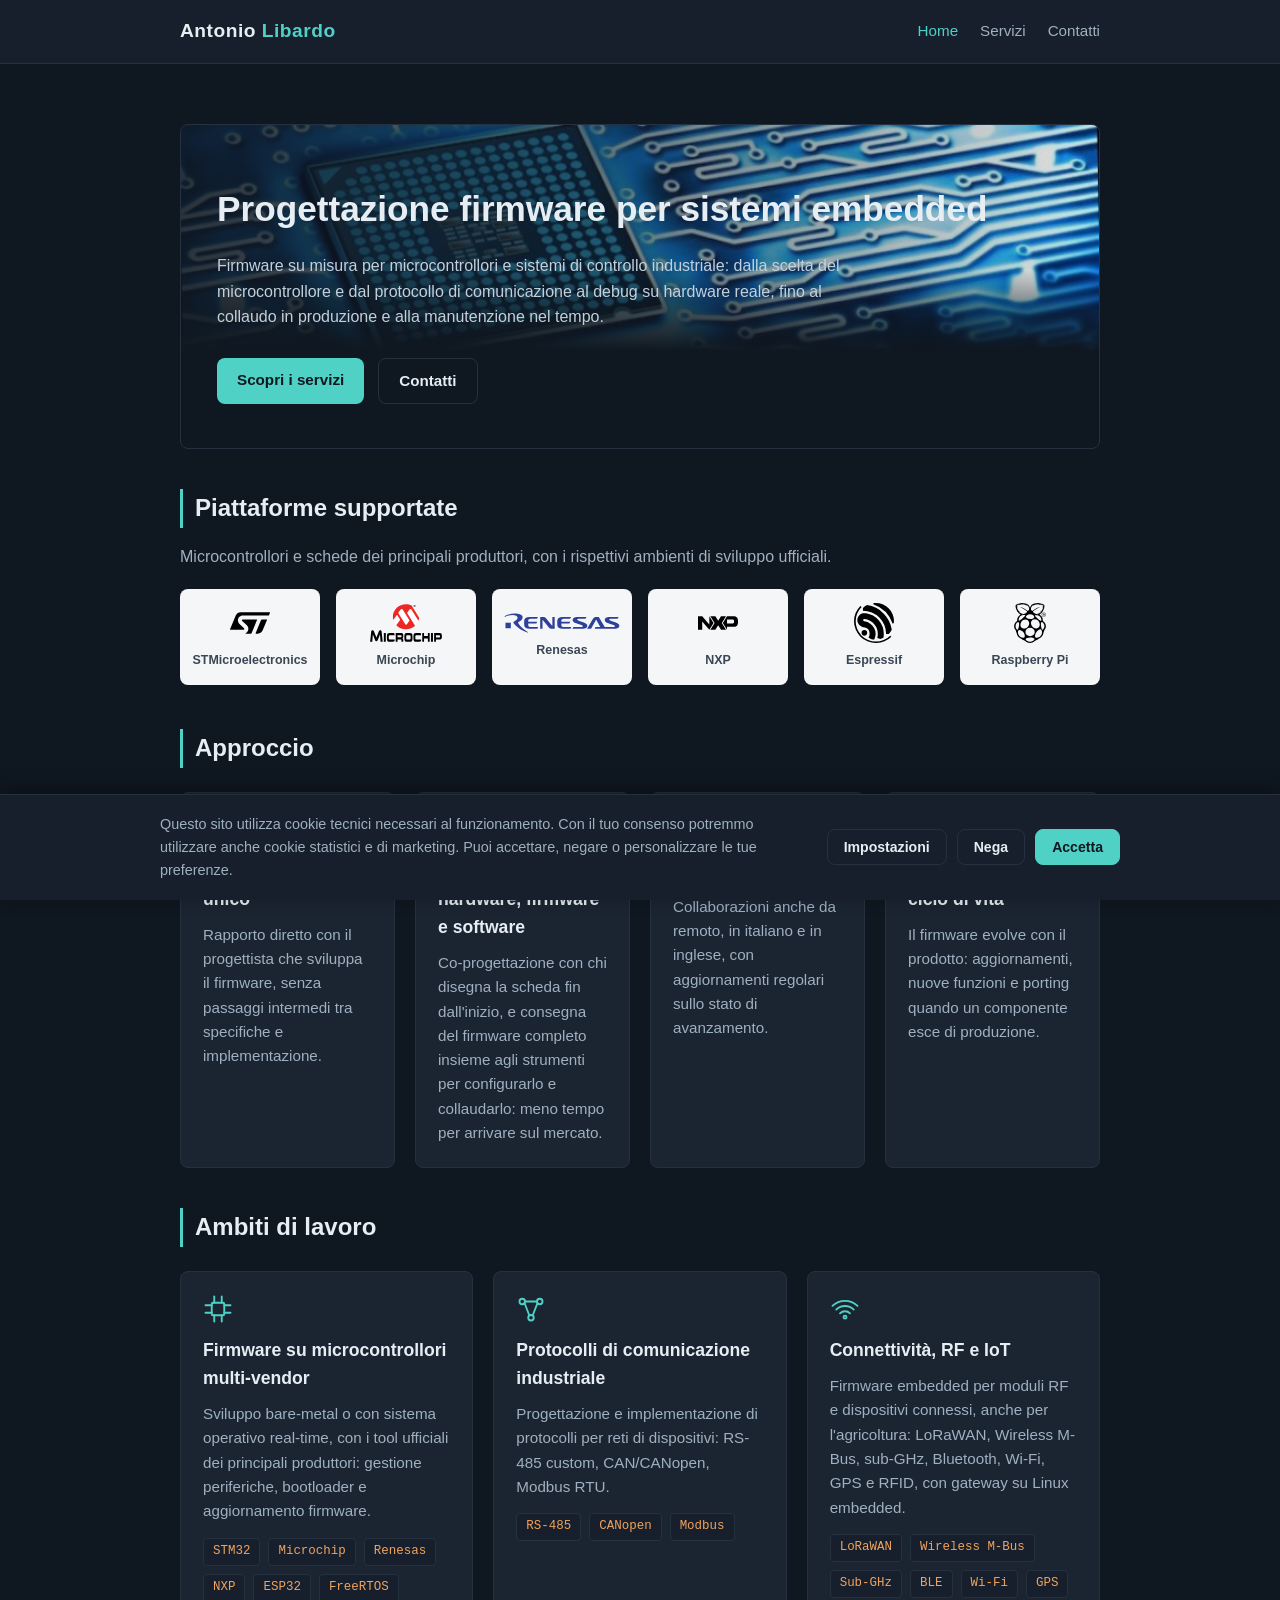
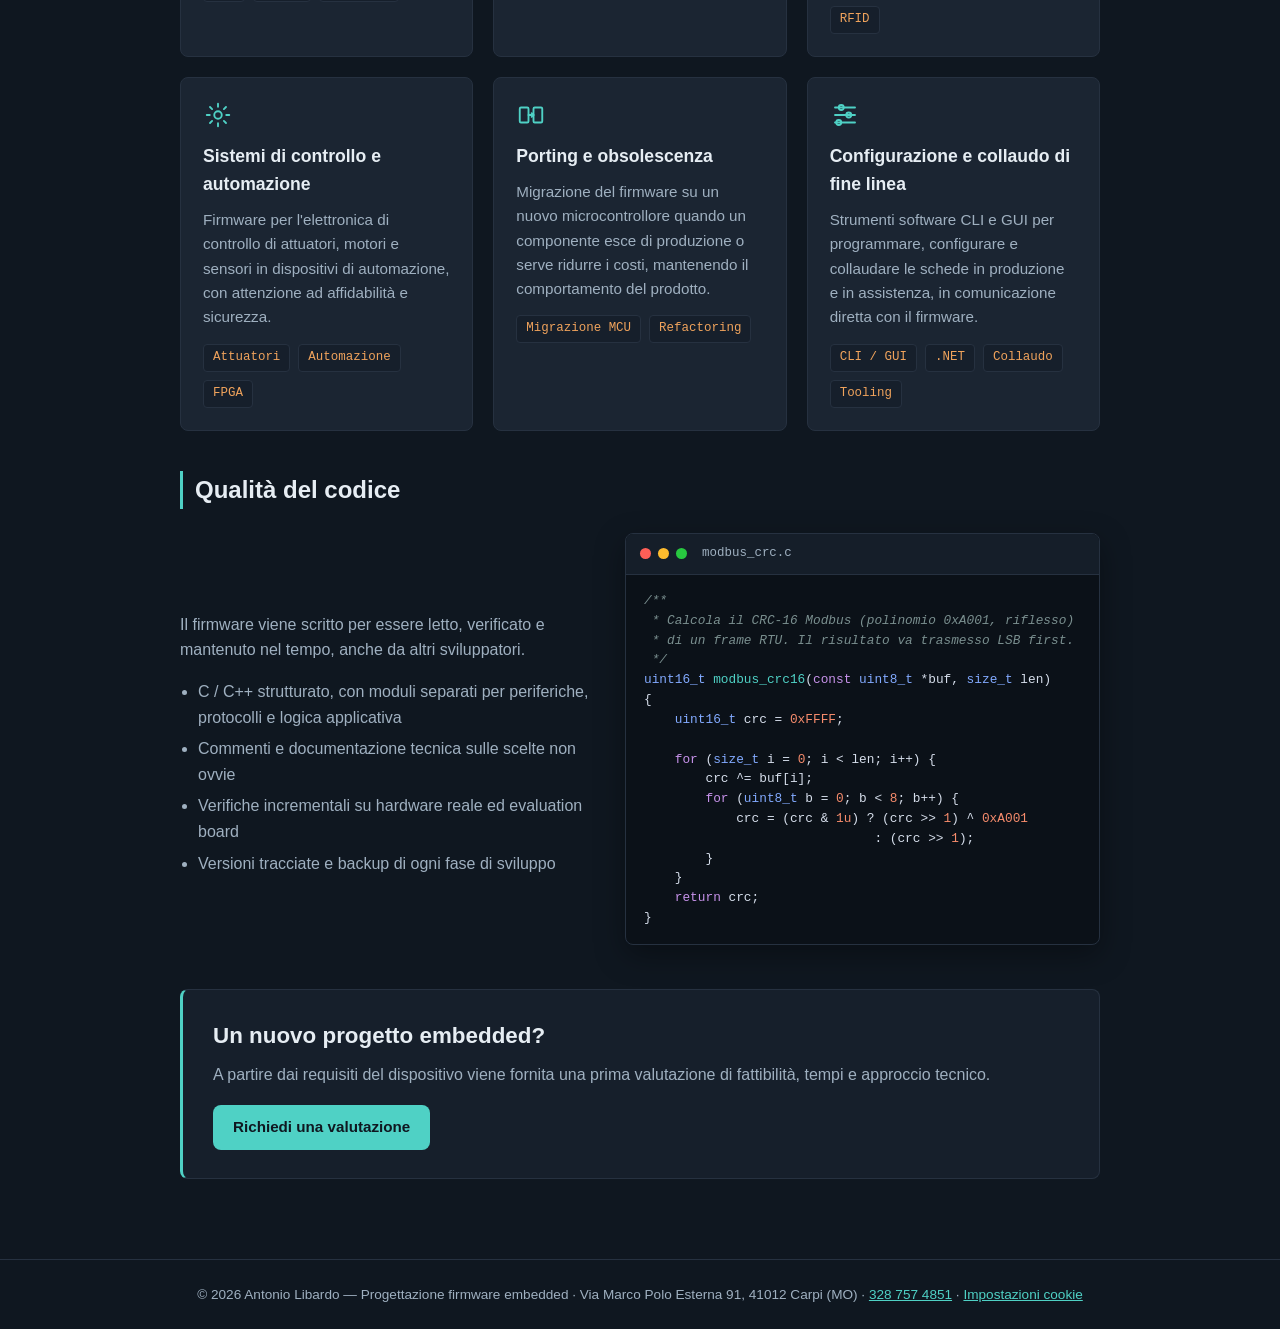
<file: index.html>
<!DOCTYPE html>
<html lang="it">
<head>
<meta charset="UTF-8">
<meta name="viewport" content="width=device-width, initial-scale=1.0">
<title>Progettazione firmware embedded – Carpi (MO) | Antonio Libardo</title>
<link rel="canonical" href="https://inglibardo.it/">
<meta name="description" content="Progettazione firmware embedded a Carpi (MO): microcontrollori STM32, Microchip, Renesas, NXP ed ESP32, protocolli industriali, IoT, porting e collaudo.">
<meta name="theme-color" content="#0f1720">
<link rel="icon" href="favicon.ico" sizes="any">
<link rel="icon" href="favicon.svg" type="image/svg+xml">
<link rel="apple-touch-icon" href="apple-touch-icon.png">
<!-- Anteprima quando il link viene condiviso (LinkedIn, WhatsApp, ecc.) -->
<meta property="og:type" content="website">
<meta property="og:locale" content="it_IT">
<meta property="og:site_name" content="Antonio Libardo – Progettazione firmware embedded">
<meta property="og:title" content="Progettazione firmware embedded – Carpi (MO) | Antonio Libardo">
<meta property="og:description" content="Progettazione firmware embedded a Carpi (MO): microcontrollori STM32, Microchip, Renesas, NXP ed ESP32, protocolli industriali, IoT, porting e collaudo.">
<meta property="og:url" content="https://inglibardo.it/">
<meta property="og:image" content="https://inglibardo.it/immagini/og-image.jpg">
<meta property="og:image:width" content="1200">
<meta property="og:image:height" content="630">
<meta property="og:image:alt" content="Antonio Libardo – Progettazione firmware embedded, Carpi (MO)">
<meta name="twitter:card" content="summary_large_image">
<!-- Dati strutturati schema.org: chi è, dove si trova, cosa offre (letti da Google) -->
<script type="application/ld+json">
{
 "@context": "https://schema.org",
 "@graph": [
  {
   "@type": "ProfessionalService",
   "@id": "https://inglibardo.it/#attivita",
   "name": "Antonio Libardo – Progettazione firmware embedded",
   "url": "https://inglibardo.it/",
   "description": "Progettazione e sviluppo di firmware per microcontrollori (STM32, Microchip, Renesas, NXP, ESP32), protocolli di comunicazione industriale, connettività IoT, porting e collaudo di fine linea.",
   "image": "https://inglibardo.it/immagini/og-image.jpg",
   "logo": "https://inglibardo.it/icon-512.png",
   "telephone": "+39 328 757 4851",
   "email": "info@inglibardo.it",
   "address": {
    "@type": "PostalAddress",
    "streetAddress": "Via Marco Polo Esterna, 91",
    "postalCode": "41012",
    "addressLocality": "Carpi",
    "addressRegion": "MO",
    "addressCountry": "IT"
   },
   "areaServed": [
    {
     "@type": "Country",
     "name": "Italia"
    },
    {
     "@type": "Place",
     "name": "Europa"
    }
   ],
   "founder": {
    "@id": "https://inglibardo.it/#persona"
   },
   "knowsAbout": [
    "Firmware embedded",
    "Microcontrollori",
    "STM32",
    "Microchip",
    "Renesas",
    "NXP",
    "ESP32",
    "FreeRTOS",
    "RS-485",
    "CANopen",
    "Modbus RTU",
    "LoRaWAN",
    "Wireless M-Bus",
    "Bluetooth Low Energy",
    "Wi-Fi",
    "Bootloader",
    "Collaudo di fine linea"
   ],
   "hasOfferCatalog": {
    "@type": "OfferCatalog",
    "name": "Servizi di sviluppo firmware",
    "itemListElement": [
     {
      "@type": "Offer",
      "itemOffered": {
       "@type": "Service",
       "name": "Sviluppo firmware da zero"
      }
     },
     {
      "@type": "Offer",
      "itemOffered": {
       "@type": "Service",
       "name": "Co-progettazione hardware-firmware"
      }
     },
     {
      "@type": "Offer",
      "itemOffered": {
       "@type": "Service",
       "name": "Protocolli di comunicazione industriale"
      }
     },
     {
      "@type": "Offer",
      "itemOffered": {
       "@type": "Service",
       "name": "Connettività e IoT"
      }
     },
     {
      "@type": "Offer",
      "itemOffered": {
       "@type": "Service",
       "name": "Bootloader e aggiornamento firmware"
      }
     },
     {
      "@type": "Offer",
      "itemOffered": {
       "@type": "Service",
       "name": "Debug e manutenzione del firmware"
      }
     },
     {
      "@type": "Offer",
      "itemOffered": {
       "@type": "Service",
       "name": "Porting e gestione dell'obsolescenza"
      }
     },
     {
      "@type": "Offer",
      "itemOffered": {
       "@type": "Service",
       "name": "Prototipazione e validazione"
      }
     },
     {
      "@type": "Offer",
      "itemOffered": {
       "@type": "Service",
       "name": "Configurazione e collaudo di fine linea"
      }
     }
    ]
   }
  },
  {
   "@type": "Person",
   "@id": "https://inglibardo.it/#persona",
   "name": "Antonio Libardo",
   "jobTitle": "Progettista firmware embedded",
   "worksFor": {
    "@id": "https://inglibardo.it/#attivita"
   },
   "url": "https://inglibardo.it/",
   "sameAs": [
    "https://www.linkedin.com/in/antonio-libardo-6730a55b/"
   ]
  },
  {
   "@type": "WebSite",
   "@id": "https://inglibardo.it/#sito",
   "url": "https://inglibardo.it/",
   "name": "Antonio Libardo – Progettazione firmware embedded",
   "inLanguage": "it-IT",
   "publisher": {
    "@id": "https://inglibardo.it/#attivita"
   }
  }
 ]
}
</script>
<link rel="stylesheet" href="style.css?v=20261002">
</head>
<body>
<header>
  <nav class="nav">
    <div class="brand">Antonio <span>Libardo</span></div>
    <div class="nav-links">
      <a href="index.html" class="active">Home</a>
      <a href="servizi.html">Servizi</a>
      <a href="contatti.html">Contatti</a>
    </div>
  </nav>
</header>

<main>
  <!-- Fascia iniziale con l'immagine principale (vedi .hero-banner in style.css) -->
  <section class="hero hero-banner">
    <h1>Progettazione firmware per sistemi embedded</h1>
    <p>
      Firmware su misura per microcontrollori e sistemi di controllo industriale:
      dalla scelta del microcontrollore e dal protocollo di comunicazione
      al debug su hardware reale, fino al collaudo in produzione e alla manutenzione nel tempo.
    </p>
    <div class="cta-row">
      <a href="servizi.html" class="btn btn-primary">Scopri i servizi</a>
      <a href="contatti.html" class="btn btn-outline">Contatti</a>
    </div>
  </section>

  <!-- Produttori delle piattaforme usate (loghi: Simple Icons CC0 e Wikimedia Commons PD) -->
  <h2 class="section-title">Piattaforme supportate</h2>
  <p class="brands-note">Microcontrollori e schede dei principali produttori, con i rispettivi ambienti di sviluppo ufficiali.</p>
  <div class="brands">
    <div class="brand-tile"><img src="immagini/loghi/stmicroelectronics.svg" alt="STMicroelectronics"><span>STMicroelectronics</span></div>
    <div class="brand-tile"><img src="immagini/loghi/microchip.svg" alt="Microchip"><span>Microchip</span></div>
    <div class="brand-tile"><img src="immagini/loghi/renesas.svg" alt="Renesas"><span>Renesas</span></div>
    <div class="brand-tile"><img src="immagini/loghi/nxp.svg" alt="NXP"><span>NXP</span></div>
    <div class="brand-tile"><img src="immagini/loghi/espressif.svg" alt="Espressif"><span>Espressif</span></div>
    <div class="brand-tile"><img src="immagini/loghi/raspberrypi.svg" alt="Raspberry Pi"><span>Raspberry Pi</span></div>
  </div>

  <!-- Punti di forza di un professionista singolo rispetto a una struttura grande -->
  <h2 class="section-title">Approccio</h2>
  <div class="grid grid-4">
    <div class="card">
      <svg class="icon" viewBox="0 0 24 24" fill="none" stroke="currentColor" stroke-width="1.5" stroke-linecap="round" stroke-linejoin="round">
        <circle cx="12" cy="8" r="4"/><path d="M4 21a8 8 0 0 1 16 0"/>
      </svg>
      <h3>Referente tecnico unico</h3>
      <p>Rapporto diretto con il progettista che sviluppa il firmware, senza passaggi intermedi tra specifiche e implementazione.</p>
    </div>
    <div class="card">
      <svg class="icon" viewBox="0 0 24 24" fill="none" stroke="currentColor" stroke-width="1.5" stroke-linecap="round" stroke-linejoin="round">
        <rect x="3" y="4" width="18" height="12" rx="1.5"/><path d="M7 20h10M12 16v4"/><polyline points="8 10 10.5 12.5 16 7.5"/>
      </svg>
      <h3>Co-design hardware, firmware e software</h3>
      <p>Co-progettazione con chi disegna la scheda fin dall'inizio, e consegna del firmware completo insieme agli strumenti per configurarlo e collaudarlo: meno tempo per arrivare sul mercato.</p>
    </div>
    <div class="card">
      <svg class="icon" viewBox="0 0 24 24" fill="none" stroke="currentColor" stroke-width="1.5" stroke-linecap="round" stroke-linejoin="round">
        <circle cx="12" cy="12" r="9"/><path d="M3 12h18M12 3a14 14 0 0 1 0 18M12 3a14 14 0 0 0 0 18"/>
      </svg>
      <h3>Italia ed estero</h3>
      <p>Collaborazioni anche da remoto, in italiano e in inglese, con aggiornamenti regolari sullo stato di avanzamento.</p>
    </div>
    <div class="card">
      <svg class="icon" viewBox="0 0 24 24" fill="none" stroke="currentColor" stroke-width="1.5" stroke-linecap="round" stroke-linejoin="round">
        <path d="M4 12a8 8 0 0 1 14-5.3"/><polyline points="18 3 18 7 14 7"/>
        <path d="M20 12a8 8 0 0 1-14 5.3"/><polyline points="6 21 6 17 10 17"/>
      </svg>
      <h3>Supporto sull'intero ciclo di vita</h3>
      <p>Il firmware evolve con il prodotto: aggiornamenti, nuove funzioni e porting quando un componente esce di produzione.</p>
    </div>
  </div>

  <h2 class="section-title">Ambiti di lavoro</h2>
  <div class="grid">
    <div class="card">
      <svg class="icon" viewBox="0 0 24 24" fill="none" stroke="currentColor" stroke-width="1.5" stroke-linecap="round" stroke-linejoin="round">
        <rect x="7" y="7" width="10" height="10" rx="1"/>
        <line x1="9" y1="2" x2="9" y2="7"/><line x1="15" y1="2" x2="15" y2="7"/>
        <line x1="9" y1="17" x2="9" y2="22"/><line x1="15" y1="17" x2="15" y2="22"/>
        <line x1="2" y1="9" x2="7" y2="9"/><line x1="2" y1="15" x2="7" y2="15"/>
        <line x1="17" y1="9" x2="22" y2="9"/><line x1="17" y1="15" x2="22" y2="15"/>
      </svg>
      <h3>Firmware su microcontrollori multi-vendor</h3>
      <p>Sviluppo bare-metal o con sistema operativo real-time, con i tool ufficiali dei principali produttori: gestione periferiche, bootloader e aggiornamento firmware.</p>
      <div class="tech-tags">
        <span class="tag">STM32</span>
        <span class="tag">Microchip</span>
        <span class="tag">Renesas</span>
        <span class="tag">NXP</span>
        <span class="tag">ESP32</span>
        <span class="tag">FreeRTOS</span>
      </div>
    </div>
    <div class="card">
      <svg class="icon" viewBox="0 0 24 24" fill="none" stroke="currentColor" stroke-width="1.5" stroke-linecap="round" stroke-linejoin="round">
        <circle cx="5" cy="6" r="2.2"/><circle cx="19" cy="6" r="2.2"/><circle cx="12" cy="19" r="2.2"/>
        <line x1="6.8" y1="7.2" x2="10.6" y2="17"/><line x1="17.2" y1="7.2" x2="13.4" y2="17"/>
        <line x1="7.2" y1="6" x2="16.8" y2="6"/>
      </svg>
      <h3>Protocolli di comunicazione industriale</h3>
      <p>Progettazione e implementazione di protocolli per reti di dispositivi: RS-485 custom, CAN/CANopen, Modbus RTU.</p>
      <div class="tech-tags">
        <span class="tag">RS-485</span>
        <span class="tag">CANopen</span>
        <span class="tag">Modbus</span>
      </div>
    </div>
    <div class="card">
      <svg class="icon" viewBox="0 0 24 24" fill="none" stroke="currentColor" stroke-width="1.5" stroke-linecap="round" stroke-linejoin="round">
        <path d="M5 12.5a10 10 0 0 1 14 0"/><path d="M8 15.5a5.5 5.5 0 0 1 8 0"/><circle cx="12" cy="18.5" r="1.2"/>
        <path d="M2 9.5a14.5 14.5 0 0 1 20 0"/>
      </svg>
      <h3>Connettività, RF e IoT</h3>
      <p>Firmware embedded per moduli RF e dispositivi connessi, anche per l'agricoltura: LoRaWAN, Wireless M-Bus, sub-GHz, Bluetooth, Wi-Fi, GPS e RFID, con gateway su Linux embedded.</p>
      <div class="tech-tags">
        <span class="tag">LoRaWAN</span>
        <span class="tag">Wireless M-Bus</span>
        <span class="tag">Sub-GHz</span>
        <span class="tag">BLE</span>
        <span class="tag">Wi-Fi</span>
        <span class="tag">GPS</span>
        <span class="tag">RFID</span>
      </div>
    </div>
    <div class="card">
      <svg class="icon" viewBox="0 0 24 24" fill="none" stroke="currentColor" stroke-width="1.5" stroke-linecap="round" stroke-linejoin="round">
        <circle cx="12" cy="12" r="3"/>
        <path d="M12 3v2.4M12 18.6V21M21 12h-2.4M5.4 12H3M18.4 5.6l-1.7 1.7M7.3 16.7l-1.7 1.7M18.4 18.4l-1.7-1.7M7.3 7.3 5.6 5.6"/>
      </svg>
      <h3>Sistemi di controllo e automazione</h3>
      <p>Firmware per l'elettronica di controllo di attuatori, motori e sensori in dispositivi di automazione, con attenzione ad affidabilità e sicurezza.</p>
      <div class="tech-tags">
        <span class="tag">Attuatori</span>
        <span class="tag">Automazione</span>
        <span class="tag">FPGA</span>
      </div>
    </div>
    <div class="card">
      <svg class="icon" viewBox="0 0 24 24" fill="none" stroke="currentColor" stroke-width="1.5" stroke-linecap="round" stroke-linejoin="round">
        <rect x="3" y="6" width="7" height="12" rx="1"/><rect x="14" y="6" width="7" height="12" rx="1"/>
        <path d="M10 12h4"/><polyline points="12.5 10.5 14 12 12.5 13.5"/>
      </svg>
      <h3>Porting e obsolescenza</h3>
      <p>Migrazione del firmware su un nuovo microcontrollore quando un componente esce di produzione o serve ridurre i costi, mantenendo il comportamento del prodotto.</p>
      <div class="tech-tags">
        <span class="tag">Migrazione MCU</span>
        <span class="tag">Refactoring</span>
      </div>
    </div>
    <div class="card">
      <svg class="icon" viewBox="0 0 24 24" fill="none" stroke="currentColor" stroke-width="1.5" stroke-linecap="round" stroke-linejoin="round">
        <line x1="4" y1="6" x2="20" y2="6"/><circle cx="9" cy="6" r="2"/>
        <line x1="4" y1="12" x2="20" y2="12"/><circle cx="15" cy="12" r="2"/>
        <line x1="4" y1="18" x2="20" y2="18"/><circle cx="7" cy="18" r="2"/>
      </svg>
      <h3>Configurazione e collaudo di fine linea</h3>
      <p>Strumenti software CLI e GUI per programmare, configurare e collaudare le schede in produzione e in assistenza, in comunicazione diretta con il firmware.</p>
      <div class="tech-tags">
        <span class="tag">CLI / GUI</span>
        <span class="tag">.NET</span>
        <span class="tag">Collaudo</span>
        <span class="tag">Tooling</span>
      </div>
    </div>
  </div>

  <!-- Esempio illustrativo di codice (scritto per il sito, non tratto da progetti di clienti) -->
  <h2 class="section-title">Qualità del codice</h2>
  <div class="split">
    <div class="split-text">
      <p>Il firmware viene scritto per essere letto, verificato e mantenuto nel tempo, anche da altri sviluppatori.</p>
      <ul>
        <li>C / C++ strutturato, con moduli separati per periferiche, protocolli e logica applicativa</li>
        <li>Commenti e documentazione tecnica sulle scelte non ovvie</li>
        <li>Verifiche incrementali su hardware reale ed evaluation board</li>
        <li>Versioni tracciate e backup di ogni fase di sviluppo</li>
      </ul>
    </div>
    <div class="code-window">
      <div class="code-bar"><i></i><i></i><i></i><span>modbus_crc.c</span></div>
<pre><span class="c">/**
 * Calcola il CRC-16 Modbus (polinomio 0xA001, riflesso)
 * di un frame RTU. Il risultato va trasmesso LSB first.
 */</span>
<span class="t">uint16_t</span> <span class="f">modbus_crc16</span>(<span class="k">const</span> <span class="t">uint8_t</span> *buf, <span class="t">size_t</span> len)
{
    <span class="t">uint16_t</span> crc = <span class="n">0xFFFF</span>;

    <span class="k">for</span> (<span class="t">size_t</span> i = <span class="n">0</span>; i &lt; len; i++) {
        crc ^= buf[i];
        <span class="k">for</span> (<span class="t">uint8_t</span> b = <span class="n">0</span>; b &lt; <span class="n">8</span>; b++) {
            crc = (crc &amp; <span class="n">1u</span>) ? (crc &gt;&gt; <span class="n">1</span>) ^ <span class="n">0xA001</span>
                              : (crc &gt;&gt; <span class="n">1</span>);
        }
    }
    <span class="k">return</span> crc;
}</pre>
    </div>
  </div>

  <!-- Invito finale al contatto -->
  <section class="cta-band">
    <h2>Un nuovo progetto embedded?</h2>
    <p>A partire dai requisiti del dispositivo viene fornita una prima valutazione di fattibilità, tempi e approccio tecnico.</p>
    <a href="contatti.html" class="btn btn-primary">Richiedi una valutazione</a>
  </section>
</main>

<footer>
  &copy; <span id="year"></span> Antonio Libardo — Progettazione firmware embedded
  · Via Marco Polo Esterna 91, 41012 Carpi (MO) · <a href="tel:+393287574851">328 757 4851</a>
  · <a href="#" onclick="openCookieSettings(); return false;">Impostazioni cookie</a>
</footer>
<script>document.getElementById('year').textContent = new Date().getFullYear();</script>
<script>
// Contatore visite (sul Raspberry, via Tailscale Funnel): una richiesta invisibile per pagina vista, nessun cookie.
// Per non contare le proprie visite: aprire una volta https://inglibardo.it/?nc=d96b62b4d4 su ogni browser.
(function () {
  if (location.hostname !== "inglibardo.it") return;          // niente conteggio in anteprima locale
  var mia = 0;
  try {
    if (location.search.indexOf("nc=d96b62b4d4") >= 0) localStorage.setItem("nc", "1");
    mia = localStorage.getItem("nc") ? 1 : 0;
  } catch (e) {}
  new Image().src = "https://helmserver.tailaa0d34.ts.net/c.gif?p=" + encodeURIComponent(location.pathname) +
    "&r=" + encodeURIComponent(document.referrer) + "&m=" + mia;
})();
</script>
<script src="cookie-consent.js?v=20260930"></script>
</body>
</html>
</file>
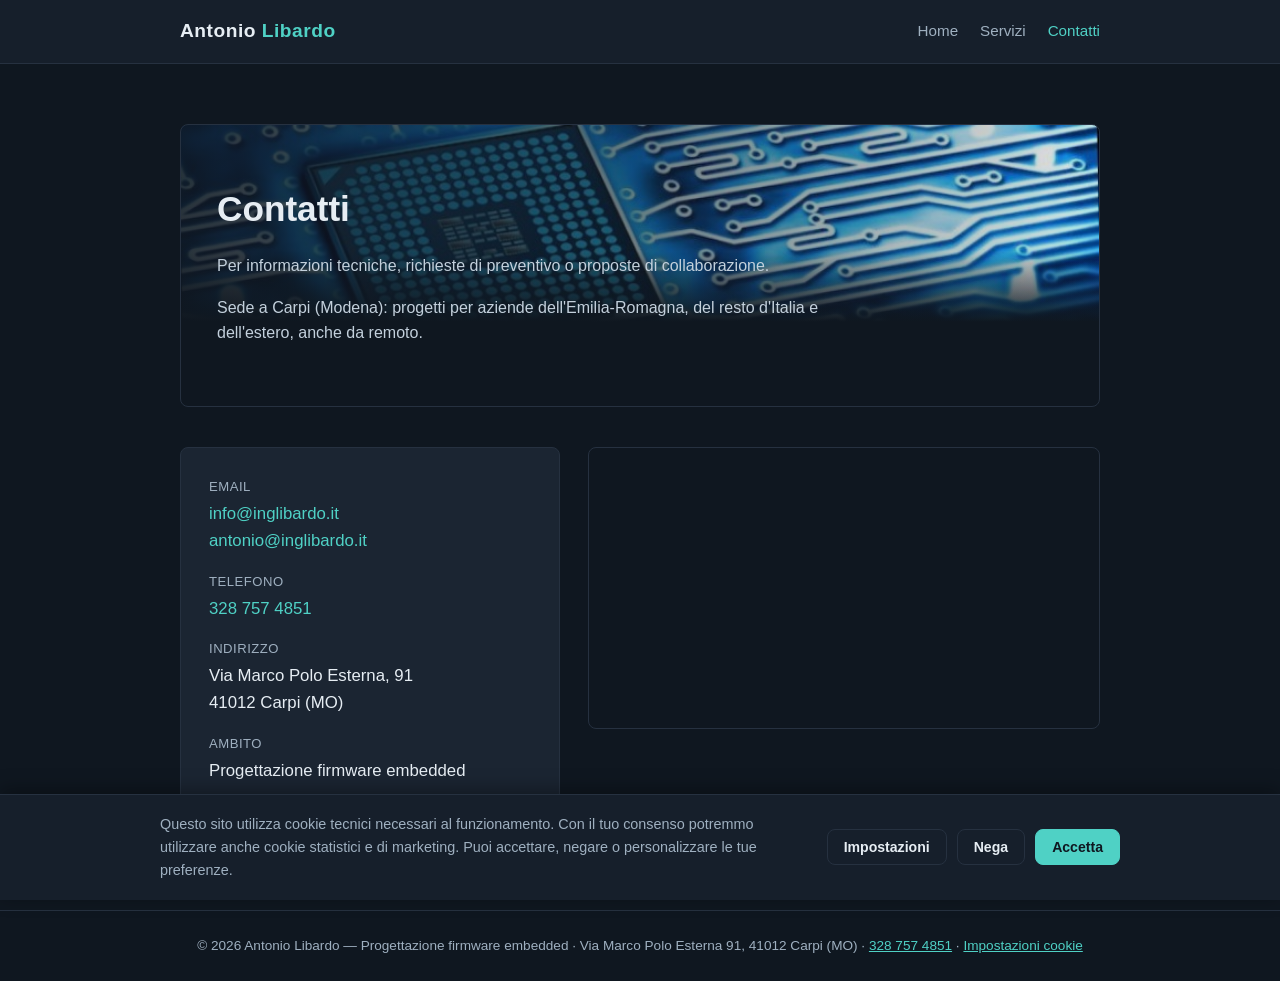
<file: contatti.html>
<!DOCTYPE html>
<html lang="it">
<head>
<meta charset="UTF-8">
<meta name="viewport" content="width=device-width, initial-scale=1.0">
<title>Contatti – Progettazione firmware a Carpi (MO) | Antonio Libardo</title>
<meta name="description" content="Contatti per la progettazione firmware embedded a Carpi (Modena): email, telefono e indirizzo per preventivi, valutazioni di fattibilità e collaborazioni.">
<link rel="canonical" href="https://inglibardo.it/contatti.html">
<meta name="theme-color" content="#0f1720">
<link rel="icon" href="favicon.ico" sizes="any">
<link rel="icon" href="favicon.svg" type="image/svg+xml">
<link rel="apple-touch-icon" href="apple-touch-icon.png">
<!-- Anteprima quando il link viene condiviso (LinkedIn, WhatsApp, ecc.) -->
<meta property="og:type" content="website">
<meta property="og:locale" content="it_IT">
<meta property="og:site_name" content="Antonio Libardo – Progettazione firmware embedded">
<meta property="og:title" content="Contatti – Progettazione firmware a Carpi (MO) | Antonio Libardo">
<meta property="og:description" content="Contatti per la progettazione firmware embedded a Carpi (Modena): email, telefono e indirizzo per preventivi, valutazioni di fattibilità e collaborazioni.">
<meta property="og:url" content="https://inglibardo.it/contatti.html">
<meta property="og:image" content="https://inglibardo.it/immagini/og-image.jpg">
<meta property="og:image:width" content="1200">
<meta property="og:image:height" content="630">
<meta property="og:image:alt" content="Antonio Libardo – Progettazione firmware embedded, Carpi (MO)">
<meta name="twitter:card" content="summary_large_image">
<!-- Dati strutturati schema.org: chi è, dove si trova, cosa offre (letti da Google) -->
<script type="application/ld+json">
{
 "@context": "https://schema.org",
 "@graph": [
  {
   "@type": "ProfessionalService",
   "@id": "https://inglibardo.it/#attivita",
   "name": "Antonio Libardo – Progettazione firmware embedded",
   "url": "https://inglibardo.it/",
   "description": "Progettazione e sviluppo di firmware per microcontrollori (STM32, Microchip, Renesas, NXP, ESP32), protocolli di comunicazione industriale, connettività IoT, porting e collaudo di fine linea.",
   "image": "https://inglibardo.it/immagini/og-image.jpg",
   "logo": "https://inglibardo.it/icon-512.png",
   "telephone": "+39 328 757 4851",
   "email": "info@inglibardo.it",
   "address": {
    "@type": "PostalAddress",
    "streetAddress": "Via Marco Polo Esterna, 91",
    "postalCode": "41012",
    "addressLocality": "Carpi",
    "addressRegion": "MO",
    "addressCountry": "IT"
   },
   "areaServed": [
    {
     "@type": "Country",
     "name": "Italia"
    },
    {
     "@type": "Place",
     "name": "Europa"
    }
   ],
   "founder": {
    "@id": "https://inglibardo.it/#persona"
   },
   "knowsAbout": [
    "Firmware embedded",
    "Microcontrollori",
    "STM32",
    "Microchip",
    "Renesas",
    "NXP",
    "ESP32",
    "FreeRTOS",
    "RS-485",
    "CANopen",
    "Modbus RTU",
    "LoRaWAN",
    "Wireless M-Bus",
    "Bluetooth Low Energy",
    "Wi-Fi",
    "Bootloader",
    "Collaudo di fine linea"
   ],
   "hasOfferCatalog": {
    "@type": "OfferCatalog",
    "name": "Servizi di sviluppo firmware",
    "itemListElement": [
     {
      "@type": "Offer",
      "itemOffered": {
       "@type": "Service",
       "name": "Sviluppo firmware da zero"
      }
     },
     {
      "@type": "Offer",
      "itemOffered": {
       "@type": "Service",
       "name": "Co-progettazione hardware-firmware"
      }
     },
     {
      "@type": "Offer",
      "itemOffered": {
       "@type": "Service",
       "name": "Protocolli di comunicazione industriale"
      }
     },
     {
      "@type": "Offer",
      "itemOffered": {
       "@type": "Service",
       "name": "Connettività e IoT"
      }
     },
     {
      "@type": "Offer",
      "itemOffered": {
       "@type": "Service",
       "name": "Bootloader e aggiornamento firmware"
      }
     },
     {
      "@type": "Offer",
      "itemOffered": {
       "@type": "Service",
       "name": "Debug e manutenzione del firmware"
      }
     },
     {
      "@type": "Offer",
      "itemOffered": {
       "@type": "Service",
       "name": "Porting e gestione dell'obsolescenza"
      }
     },
     {
      "@type": "Offer",
      "itemOffered": {
       "@type": "Service",
       "name": "Prototipazione e validazione"
      }
     },
     {
      "@type": "Offer",
      "itemOffered": {
       "@type": "Service",
       "name": "Configurazione e collaudo di fine linea"
      }
     }
    ]
   }
  },
  {
   "@type": "Person",
   "@id": "https://inglibardo.it/#persona",
   "name": "Antonio Libardo",
   "jobTitle": "Progettista firmware embedded",
   "worksFor": {
    "@id": "https://inglibardo.it/#attivita"
   },
   "url": "https://inglibardo.it/",
   "sameAs": [
    "https://www.linkedin.com/in/antonio-libardo-6730a55b/"
   ]
  },
  {
   "@type": "WebSite",
   "@id": "https://inglibardo.it/#sito",
   "url": "https://inglibardo.it/",
   "name": "Antonio Libardo – Progettazione firmware embedded",
   "inLanguage": "it-IT",
   "publisher": {
    "@id": "https://inglibardo.it/#attivita"
   }
  }
 ]
}
</script>
<link rel="stylesheet" href="style.css?v=20261002">
</head>
<body>
<header>
  <nav class="nav">
    <div class="brand">Antonio <span>Libardo</span></div>
    <div class="nav-links">
      <a href="index.html">Home</a>
      <a href="servizi.html">Servizi</a>
      <a href="contatti.html" class="active">Contatti</a>
    </div>
  </nav>
</header>

<main>
  <!-- Fascia con la stessa immagine della Home (vedi .hero-banner in style.css) -->
  <section class="hero hero-banner">
    <h1>Contatti</h1>
    <p>Per informazioni tecniche, richieste di preventivo o proposte di collaborazione.</p>
    <p>Sede a Carpi (Modena): progetti per aziende dell'Emilia-Romagna, del resto d'Italia e dell'estero, anche da remoto.</p>
  </section>

  <div class="contact-grid">
    <div class="contact-box">
      <div class="field">
        <div class="label">Email</div>
        <div class="value"><a href="mailto:info@inglibardo.it">info@inglibardo.it</a><br><a href="mailto:antonio@inglibardo.it">antonio@inglibardo.it</a></div>
      </div>
      <div class="field">
        <div class="label">Telefono</div>
        <div class="value"><a href="tel:+393287574851">328 757 4851</a></div>
      </div>
      <div class="field">
        <div class="label">Indirizzo</div>
        <div class="value">Via Marco Polo Esterna, 91<br>41012 Carpi (MO)</div>
      </div>
      <div class="field">
        <div class="label">Ambito</div>
        <div class="value">Progettazione firmware embedded</div>
      </div>
    </div>

    <div class="map-frame">
      <iframe
        src="https://www.google.com/maps?q=Via+Marco+Polo+Esterna+91+41012+Carpi+MO+Italia&output=embed"
        loading="lazy"
        referrerpolicy="no-referrer-when-downgrade"
        title="Mappa - Via Marco Polo Esterna 91, Carpi (MO)">
      </iframe>
    </div>
  </div>
</main>

<footer>
  &copy; <span id="year"></span> Antonio Libardo — Progettazione firmware embedded
  · Via Marco Polo Esterna 91, 41012 Carpi (MO) · <a href="tel:+393287574851">328 757 4851</a>
  · <a href="#" onclick="openCookieSettings(); return false;">Impostazioni cookie</a>
</footer>
<script>document.getElementById('year').textContent = new Date().getFullYear();</script>
<script>
// Contatore visite (sul Raspberry, via Tailscale Funnel): una richiesta invisibile per pagina vista, nessun cookie.
// Per non contare le proprie visite: aprire una volta https://inglibardo.it/?nc=d96b62b4d4 su ogni browser.
(function () {
  if (location.hostname !== "inglibardo.it") return;          // niente conteggio in anteprima locale
  var mia = 0;
  try {
    if (location.search.indexOf("nc=d96b62b4d4") >= 0) localStorage.setItem("nc", "1");
    mia = localStorage.getItem("nc") ? 1 : 0;
  } catch (e) {}
  new Image().src = "https://helmserver.tailaa0d34.ts.net/c.gif?p=" + encodeURIComponent(location.pathname) +
    "&r=" + encodeURIComponent(document.referrer) + "&m=" + mia;
})();
</script>
<script src="cookie-consent.js?v=20260930"></script>
</body>
</html>
</file>
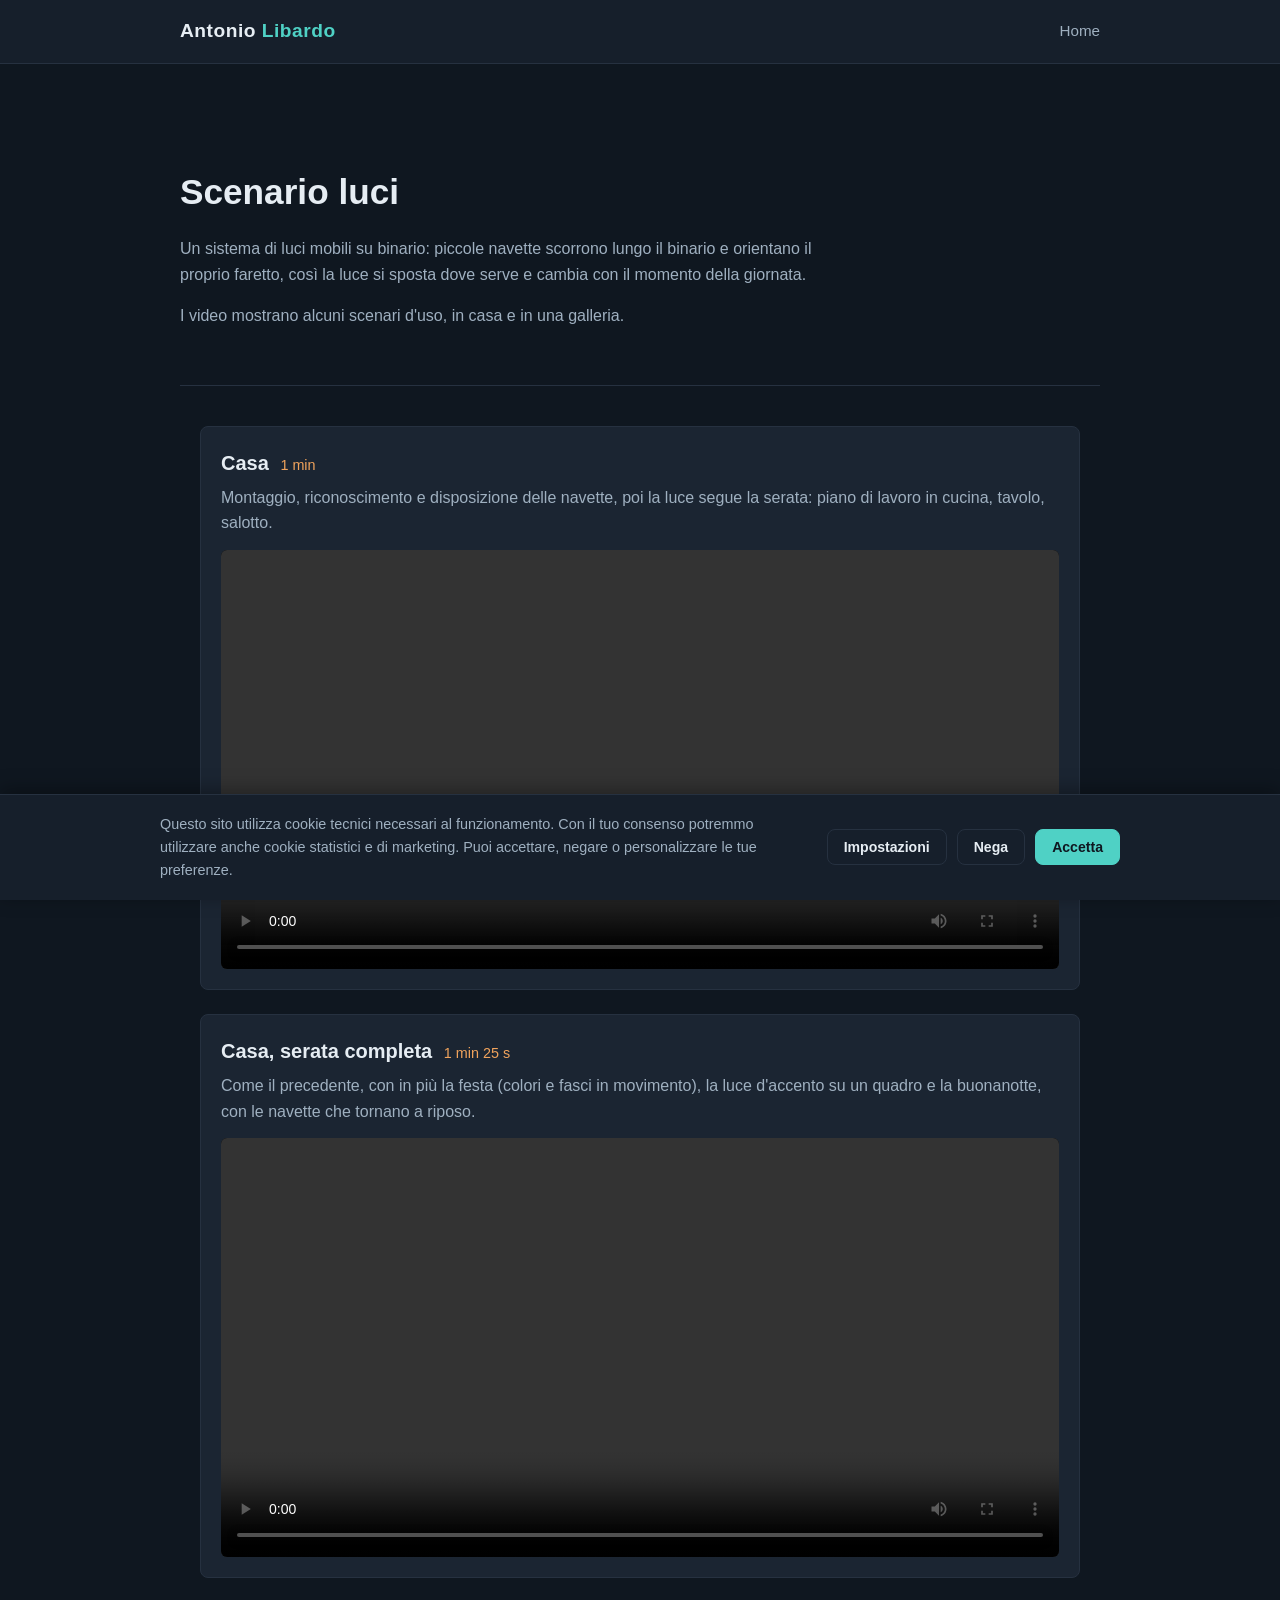
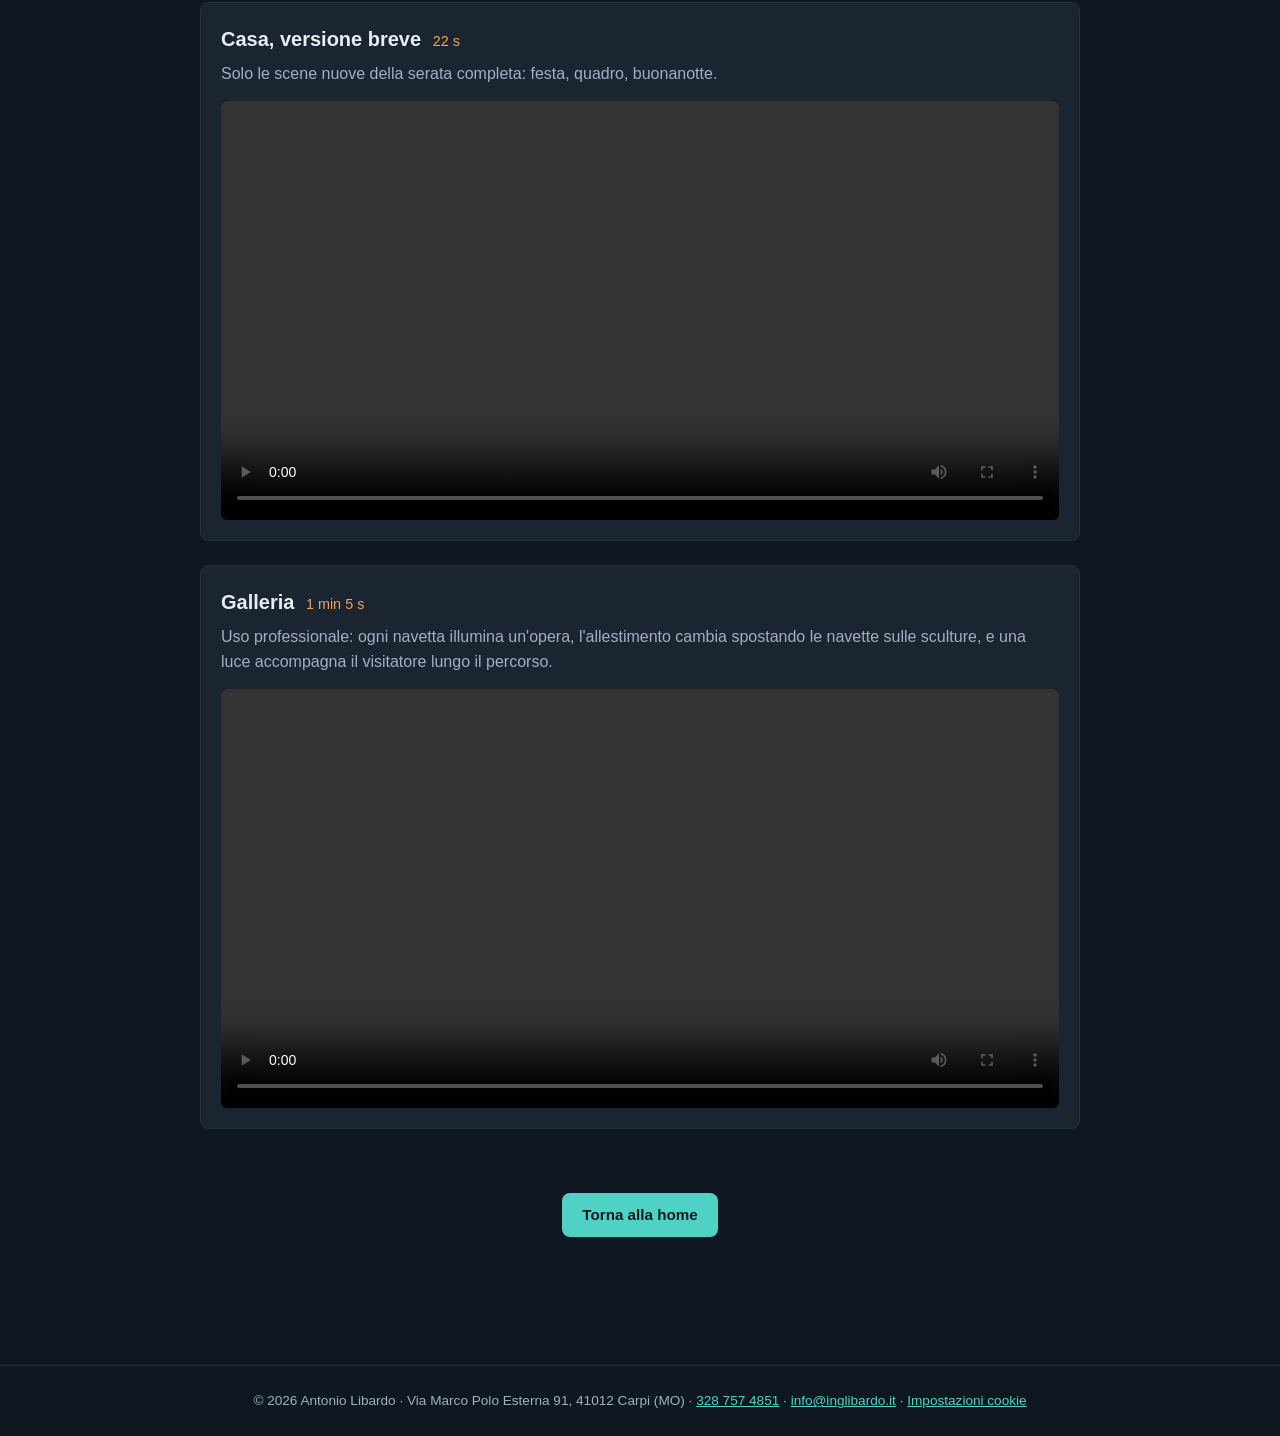
<file: scenario-luci.html>
<!DOCTYPE html>
<html lang="it">
<head>
<meta charset="UTF-8">
<meta name="viewport" content="width=device-width, initial-scale=1.0">
<!-- Pagina NASCOSTA: raggiungibile solo dal link diretto.
     Non è collegata dal menu né dalle altre pagine, non è nella sitemap
     e chiede ai motori di ricerca di non indicizzarla (noindex).
     NON aggiungerla a robots.txt: è un file pubblico e ne rivelerebbe l'indirizzo. -->
<meta name="robots" content="noindex, nofollow">
<title>Scenario luci – video di presentazione | Antonio Libardo</title>
<meta name="description" content="Video di presentazione del sistema di luci mobili su binario: scenari per la casa e per la galleria.">
<meta name="theme-color" content="#0f1720">
<link rel="icon" href="favicon.ico" sizes="any">
<link rel="icon" href="favicon.svg" type="image/svg+xml">
<link rel="apple-touch-icon" href="apple-touch-icon.png">
<link rel="stylesheet" href="style.css?v=20261002">
<style>
  /* Stili solo di questa pagina (il resto viene da style.css) */
  .video-list { max-width: var(--maxw); margin: 0 auto; padding: 0 20px 40px; }
  .video-card {
    background: var(--card);
    border: 1px solid var(--border);
    border-radius: var(--radius);
    padding: 20px;
    margin-bottom: 24px;
  }
  .video-card h2 { margin: 0 0 6px; font-size: 1.25rem; }
  .video-card .durata { color: var(--accent-2); font-size: 0.9rem; margin-left: 6px; font-weight: normal; }
  .video-card p { margin: 0 0 14px; color: var(--text-dim); }
  .video-card video {
    display: block;
    width: 100%;
    height: auto;
    border-radius: 6px;
    background: #000;
  }
  .torna { text-align: center; padding: 0 20px 48px; }
</style>
</head>
<body>
<header>
  <nav class="nav">
    <div class="brand">Antonio <span>Libardo</span></div>
    <div class="nav-links">
      <a href="index.html">Home</a>
    </div>
  </nav>
</header>

<main>
  <section class="hero">
    <h1>Scenario luci</h1>
    <p>Un sistema di luci mobili su binario: piccole navette scorrono lungo il binario e orientano il proprio faretto, così la luce si sposta dove serve e cambia con il momento della giornata.</p>
    <p>I video mostrano alcuni scenari d'uso, in casa e in una galleria.</p>
  </section>

  <div class="video-list">

    <!-- preload="metadata": il video si scarica solo quando si preme play.
         "#t=..." nell'indirizzo sceglie il fotogramma mostrato come anteprima. -->

    <div class="video-card">
      <h2>Casa <span class="durata">1 min</span></h2>
      <p>Montaggio, riconoscimento e disposizione delle navette, poi la luce segue la serata: piano di lavoro in cucina, tavolo, salotto.</p>
      <video controls preload="metadata" playsinline src="video/scenario-luci/scenario_v1_nav3.mp4#t=45"></video>
    </div>

    <div class="video-card">
      <h2>Casa, serata completa <span class="durata">1 min 25 s</span></h2>
      <p>Come il precedente, con in più la festa (colori e fasci in movimento), la luce d'accento su un quadro e la buonanotte, con le navette che tornano a riposo.</p>
      <video controls preload="metadata" playsinline src="video/scenario-luci/scenario_v2_nav3.mp4#t=66"></video>
    </div>

    <div class="video-card">
      <h2>Casa, versione breve <span class="durata">22 s</span></h2>
      <p>Solo le scene nuove della serata completa: festa, quadro, buonanotte.</p>
      <video controls preload="metadata" playsinline src="video/scenario-luci/scenario_v2_nav3_scene_nuove.mp4#t=4"></video>
    </div>

    <div class="video-card">
      <h2>Galleria <span class="durata">1 min 5 s</span></h2>
      <p>Uso professionale: ogni navetta illumina un'opera, l'allestimento cambia spostando le navette sulle sculture, e una luce accompagna il visitatore lungo il percorso.</p>
      <video controls preload="metadata" playsinline src="video/scenario-luci/scenario_v3_nav3.mp4#t=30"></video>
    </div>

  </div>

  <div class="torna">
    <a href="index.html" class="btn btn-primary">Torna alla home</a>
  </div>
</main>

<footer>
  &copy; <span id="year"></span> Antonio Libardo
  · Via Marco Polo Esterna 91, 41012 Carpi (MO) · <a href="tel:+393287574851">328 757 4851</a>
  · <a href="mailto:info@inglibardo.it">info@inglibardo.it</a>
  · <a href="#" onclick="openCookieSettings(); return false;">Impostazioni cookie</a>
</footer>
<script>document.getElementById('year').textContent = new Date().getFullYear();</script>
<script>
// Contatore visite (sul Raspberry, via Tailscale Funnel): una richiesta invisibile per pagina vista, nessun cookie.
// Stesso codice delle altre pagine. Per non contare le proprie visite: https://inglibardo.it/?nc=d96b62b4d4
(function () {
  if (location.hostname !== "inglibardo.it") return;          // niente conteggio in anteprima locale
  var mia = 0;
  try {
    if (location.search.indexOf("nc=d96b62b4d4") >= 0) localStorage.setItem("nc", "1");
    mia = localStorage.getItem("nc") ? 1 : 0;
  } catch (e) {}
  new Image().src = "https://helmserver.tailaa0d34.ts.net/c.gif?p=" + encodeURIComponent(location.pathname) +
    "&r=" + encodeURIComponent(document.referrer) + "&m=" + mia;
})();
</script>
<script src="cookie-consent.js?v=20260930"></script>
</body>
</html>
</file>
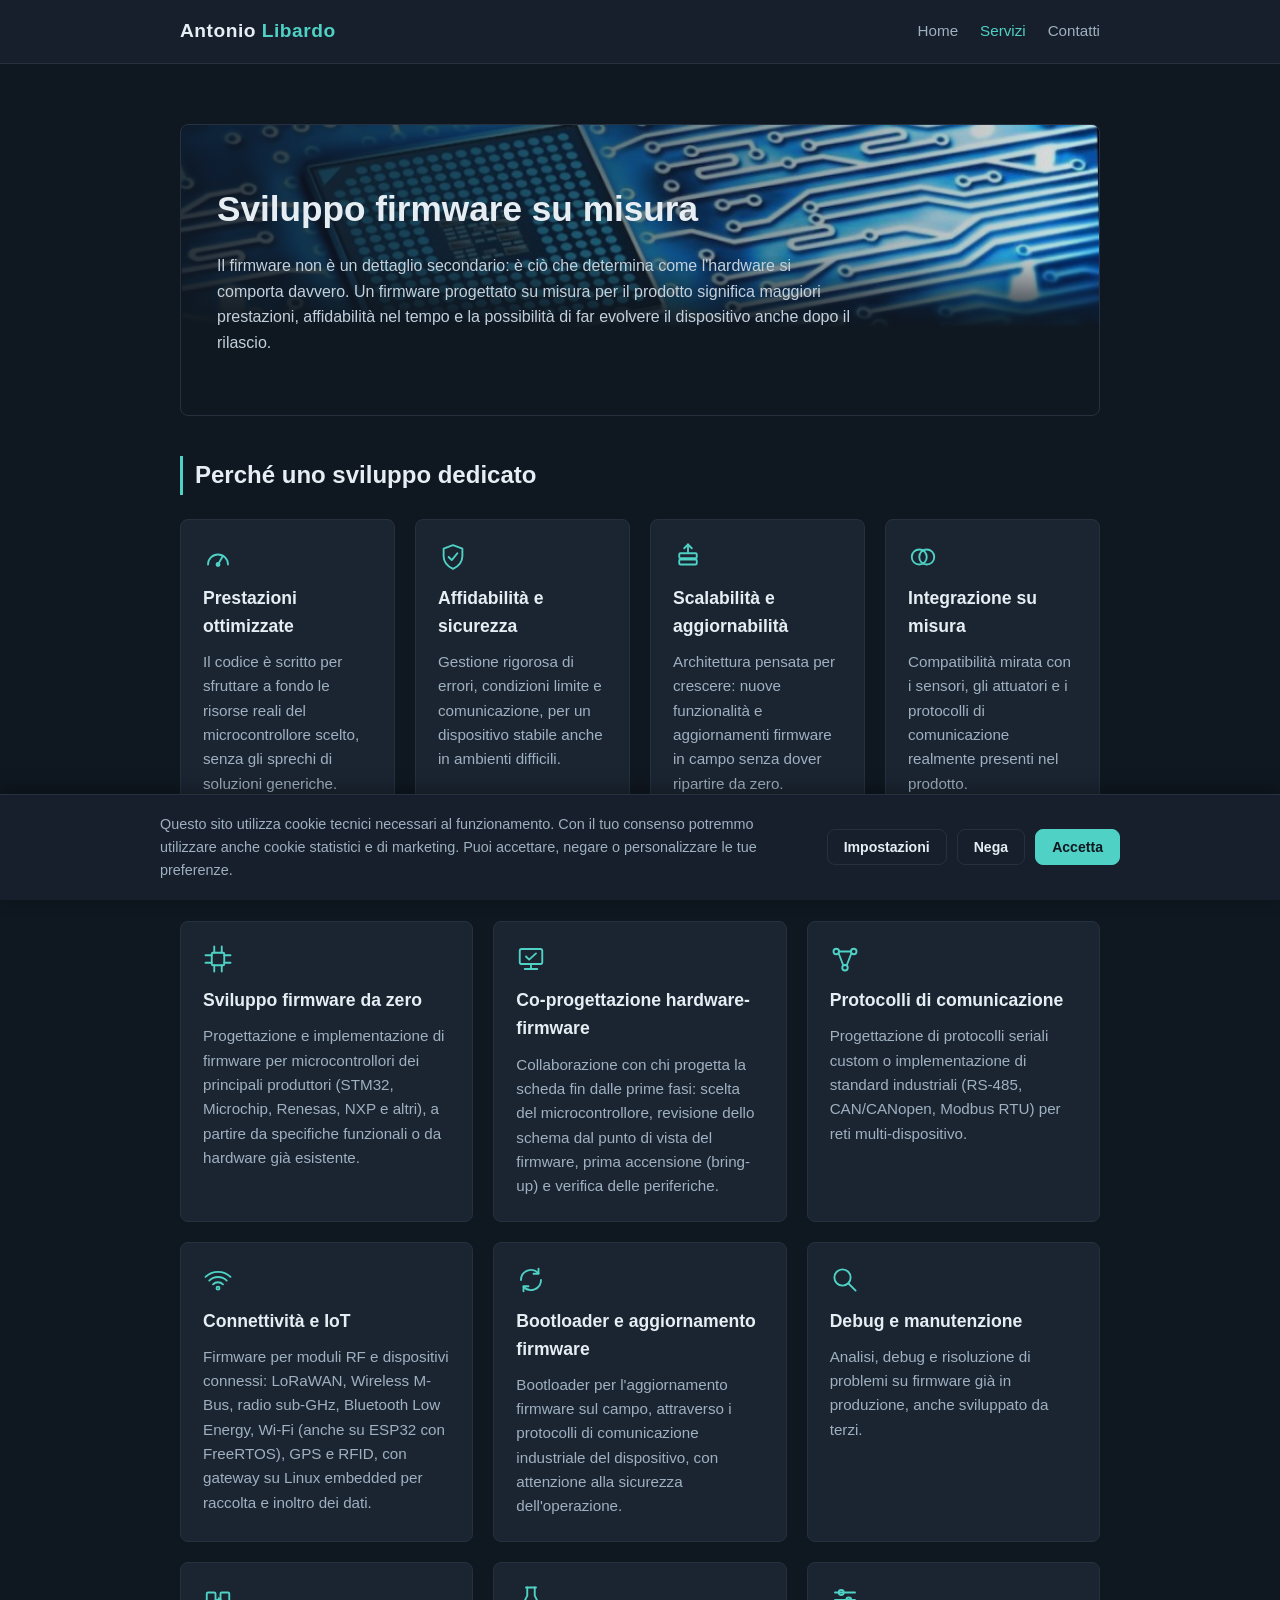
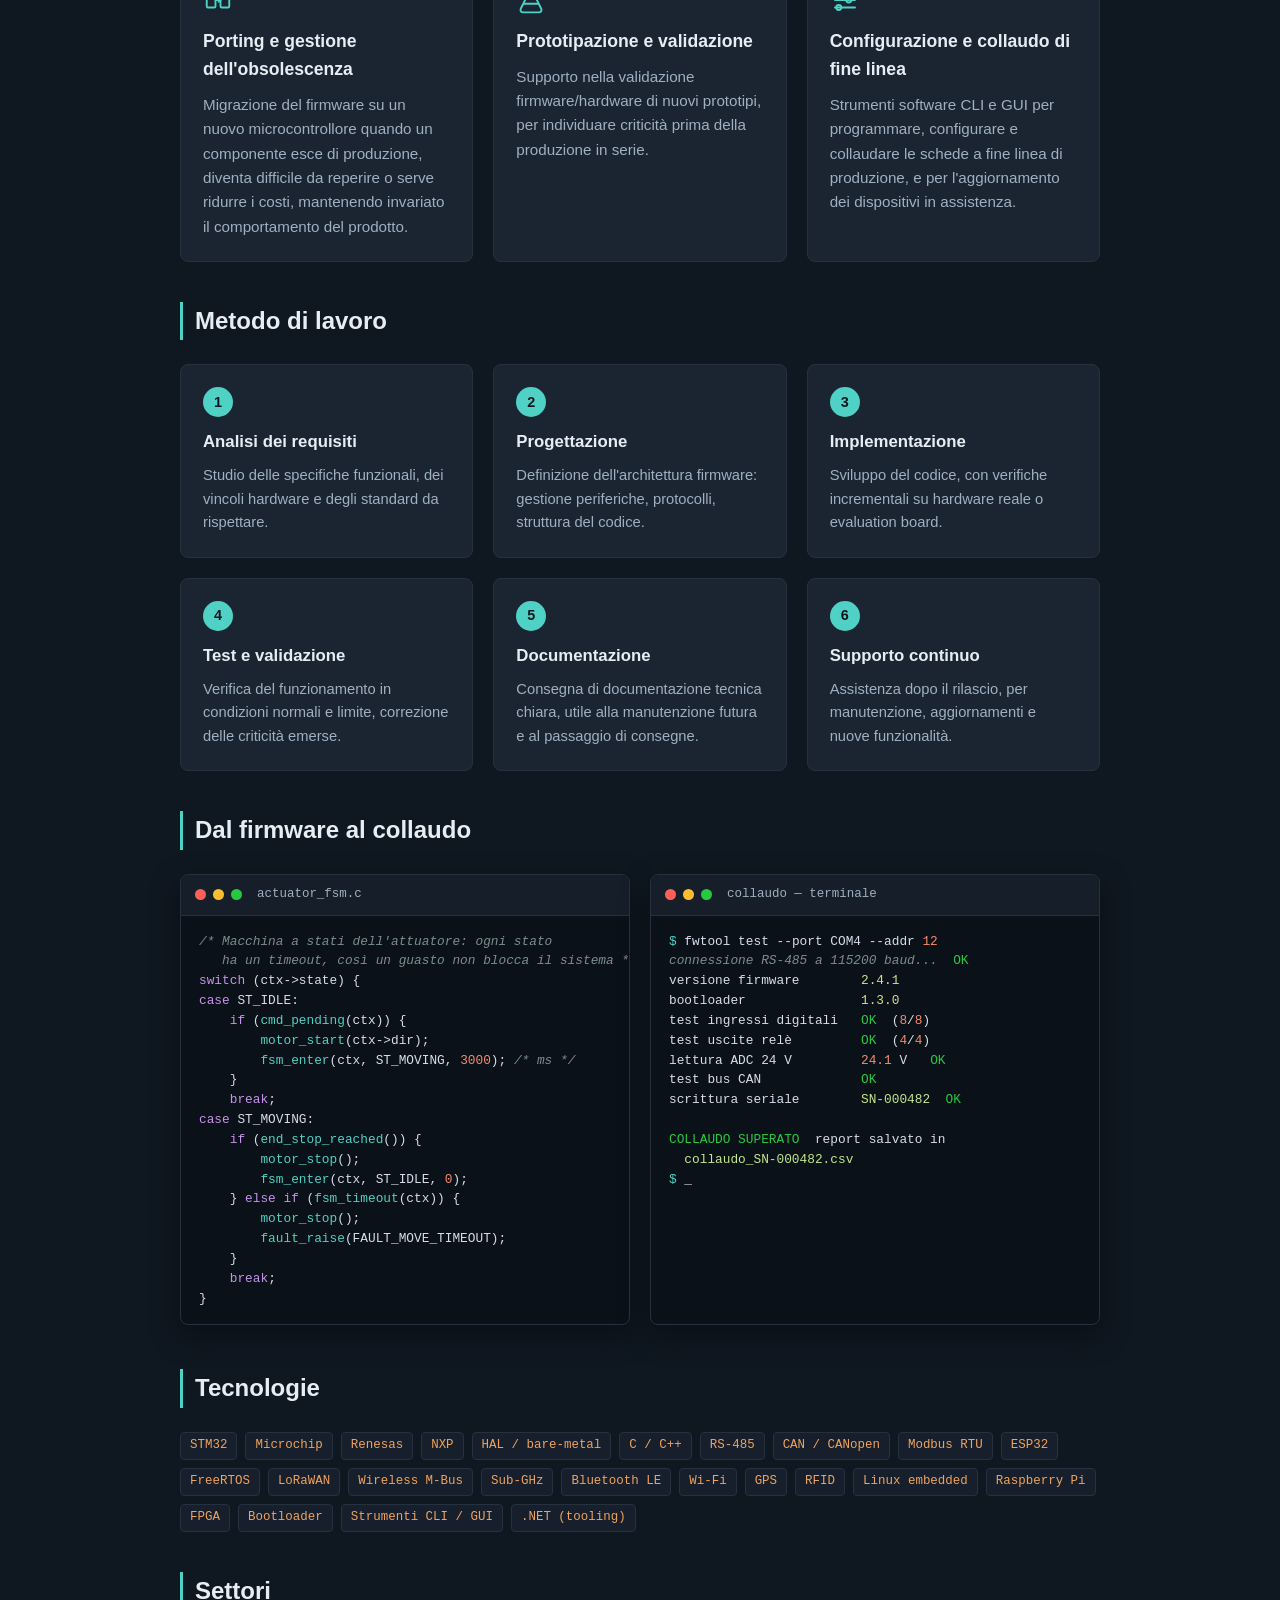
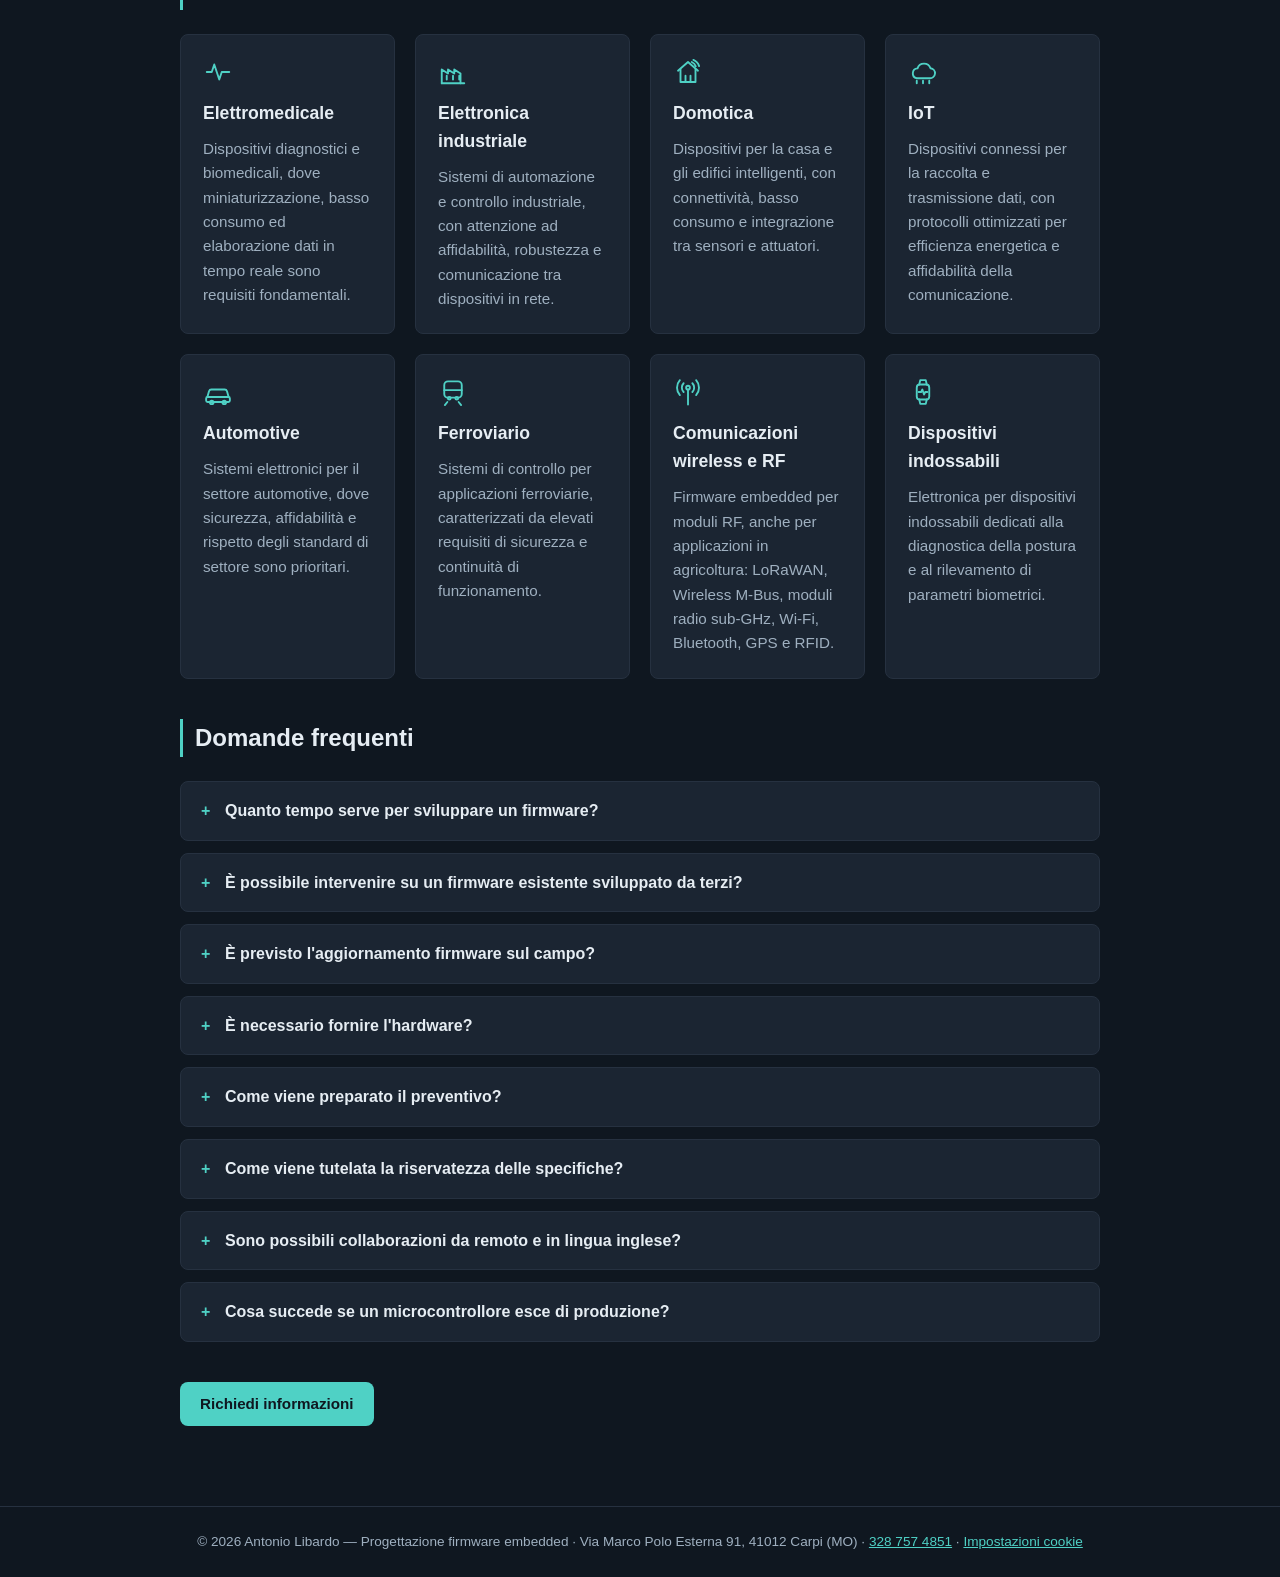
<file: servizi.html>
<!DOCTYPE html>
<html lang="it">
<head>
<meta charset="UTF-8">
<meta name="viewport" content="width=device-width, initial-scale=1.0">
<title>Sviluppo firmware su misura: servizi | Antonio Libardo</title>
<link rel="canonical" href="https://inglibardo.it/servizi.html">
<meta name="description" content="Sviluppo firmware su misura per microcontrollori STM32, Microchip, Renesas, NXP ed ESP32: protocolli industriali, IoT, bootloader, porting e collaudo.">
<meta name="theme-color" content="#0f1720">
<link rel="icon" href="favicon.ico" sizes="any">
<link rel="icon" href="favicon.svg" type="image/svg+xml">
<link rel="apple-touch-icon" href="apple-touch-icon.png">
<!-- Anteprima quando il link viene condiviso (LinkedIn, WhatsApp, ecc.) -->
<meta property="og:type" content="website">
<meta property="og:locale" content="it_IT">
<meta property="og:site_name" content="Antonio Libardo – Progettazione firmware embedded">
<meta property="og:title" content="Sviluppo firmware su misura: servizi | Antonio Libardo">
<meta property="og:description" content="Sviluppo firmware su misura per microcontrollori STM32, Microchip, Renesas, NXP ed ESP32: protocolli industriali, IoT, bootloader, porting e collaudo.">
<meta property="og:url" content="https://inglibardo.it/servizi.html">
<meta property="og:image" content="https://inglibardo.it/immagini/og-image.jpg">
<meta property="og:image:width" content="1200">
<meta property="og:image:height" content="630">
<meta property="og:image:alt" content="Antonio Libardo – Progettazione firmware embedded, Carpi (MO)">
<meta name="twitter:card" content="summary_large_image">
<link rel="stylesheet" href="style.css?v=20261002">
</head>
<body>
<header>
  <nav class="nav">
    <div class="brand">Antonio <span>Libardo</span></div>
    <div class="nav-links">
      <a href="index.html">Home</a>
      <a href="servizi.html" class="active">Servizi</a>
      <a href="contatti.html">Contatti</a>
    </div>
  </nav>
</header>

<main>
  <!-- Fascia con la stessa immagine della Home (vedi .hero-banner in style.css) -->
  <section class="hero hero-banner">
    <h1>Sviluppo firmware su misura</h1>
    <p>Il firmware non è un dettaglio secondario: è ciò che determina come l'hardware si comporta davvero. Un firmware progettato su misura per il prodotto significa maggiori prestazioni, affidabilità nel tempo e la possibilità di far evolvere il dispositivo anche dopo il rilascio.</p>
  </section>

  <h2 class="section-title">Perché uno sviluppo dedicato</h2>
  <div class="grid grid-4">
    <div class="card">
      <svg class="icon" viewBox="0 0 24 24" fill="none" stroke="currentColor" stroke-width="1.5" stroke-linecap="round" stroke-linejoin="round">
        <path d="M4 18a8 8 0 1 1 16 0"/><line x1="12" y1="18" x2="16" y2="11"/><circle cx="12" cy="18" r="1.2"/>
      </svg>
      <h3>Prestazioni ottimizzate</h3>
      <p>Il codice è scritto per sfruttare a fondo le risorse reali del microcontrollore scelto, senza gli sprechi di soluzioni generiche.</p>
    </div>
    <div class="card">
      <svg class="icon" viewBox="0 0 24 24" fill="none" stroke="currentColor" stroke-width="1.5" stroke-linecap="round" stroke-linejoin="round">
        <path d="M12 2.5l7.5 2.8v6c0 5-3.2 8-7.5 10.2-4.3-2.2-7.5-5.2-7.5-10.2v-6L12 2.5z"/>
        <polyline points="8.5 12 11 14.5 15.5 9"/>
      </svg>
      <h3>Affidabilità e sicurezza</h3>
      <p>Gestione rigorosa di errori, condizioni limite e comunicazione, per un dispositivo stabile anche in ambienti difficili.</p>
    </div>
    <div class="card">
      <svg class="icon" viewBox="0 0 24 24" fill="none" stroke="currentColor" stroke-width="1.5" stroke-linecap="round" stroke-linejoin="round">
        <rect x="5" y="14" width="14" height="4" rx="1"/><rect x="5" y="9" width="14" height="4" rx="1"/>
        <path d="M9 5l3-3 3 3"/><line x1="12" y1="2" x2="12" y2="8"/>
      </svg>
      <h3>Scalabilità e aggiornabilità</h3>
      <p>Architettura pensata per crescere: nuove funzionalità e aggiornamenti firmware in campo senza dover ripartire da zero.</p>
    </div>
    <div class="card">
      <svg class="icon" viewBox="0 0 24 24" fill="none" stroke="currentColor" stroke-width="1.5" stroke-linecap="round" stroke-linejoin="round">
        <circle cx="9" cy="12" r="6"/><circle cx="15" cy="12" r="6"/>
      </svg>
      <h3>Integrazione su misura</h3>
      <p>Compatibilità mirata con i sensori, gli attuatori e i protocolli di comunicazione realmente presenti nel prodotto.</p>
    </div>
  </div>

  <h2 class="section-title">Servizi offerti</h2>
  <div class="grid">
    <div class="card">
      <svg class="icon" viewBox="0 0 24 24" fill="none" stroke="currentColor" stroke-width="1.5" stroke-linecap="round" stroke-linejoin="round">
        <rect x="7" y="7" width="10" height="10" rx="1"/>
        <line x1="9" y1="2" x2="9" y2="7"/><line x1="15" y1="2" x2="15" y2="7"/>
        <line x1="9" y1="17" x2="9" y2="22"/><line x1="15" y1="17" x2="15" y2="22"/>
        <line x1="2" y1="9" x2="7" y2="9"/><line x1="2" y1="15" x2="7" y2="15"/>
        <line x1="17" y1="9" x2="22" y2="9"/><line x1="17" y1="15" x2="22" y2="15"/>
      </svg>
      <h3>Sviluppo firmware da zero</h3>
      <p>Progettazione e implementazione di firmware per microcontrollori dei principali produttori (STM32, Microchip, Renesas, NXP e altri), a partire da specifiche funzionali o da hardware già esistente.</p>
    </div>
    <div class="card">
      <svg class="icon" viewBox="0 0 24 24" fill="none" stroke="currentColor" stroke-width="1.5" stroke-linecap="round" stroke-linejoin="round">
        <rect x="3" y="4" width="18" height="12" rx="1.5"/><path d="M7 20h10M12 16v4"/><polyline points="8 10 10.5 12.5 16 7.5"/>
      </svg>
      <h3>Co-progettazione hardware-firmware</h3>
      <p>Collaborazione con chi progetta la scheda fin dalle prime fasi: scelta del microcontrollore, revisione dello schema dal punto di vista del firmware, prima accensione (bring-up) e verifica delle periferiche.</p>
    </div>
    <div class="card">
      <svg class="icon" viewBox="0 0 24 24" fill="none" stroke="currentColor" stroke-width="1.5" stroke-linecap="round" stroke-linejoin="round">
        <circle cx="5" cy="6" r="2.2"/><circle cx="19" cy="6" r="2.2"/><circle cx="12" cy="19" r="2.2"/>
        <line x1="6.8" y1="7.2" x2="10.6" y2="17"/><line x1="17.2" y1="7.2" x2="13.4" y2="17"/>
        <line x1="7.2" y1="6" x2="16.8" y2="6"/>
      </svg>
      <h3>Protocolli di comunicazione</h3>
      <p>Progettazione di protocolli seriali custom o implementazione di standard industriali (RS-485, CAN/CANopen, Modbus RTU) per reti multi-dispositivo.</p>
    </div>
    <div class="card">
      <svg class="icon" viewBox="0 0 24 24" fill="none" stroke="currentColor" stroke-width="1.5" stroke-linecap="round" stroke-linejoin="round">
        <path d="M5 12.5a10 10 0 0 1 14 0"/><path d="M8 15.5a5.5 5.5 0 0 1 8 0"/><circle cx="12" cy="18.5" r="1.2"/>
        <path d="M2 9.5a14.5 14.5 0 0 1 20 0"/>
      </svg>
      <h3>Connettività e IoT</h3>
      <p>Firmware per moduli RF e dispositivi connessi: LoRaWAN, Wireless M-Bus, radio sub-GHz, Bluetooth Low Energy, Wi-Fi (anche su ESP32 con FreeRTOS), GPS e RFID, con gateway su Linux embedded per raccolta e inoltro dei dati.</p>
    </div>
    <div class="card">
      <svg class="icon" viewBox="0 0 24 24" fill="none" stroke="currentColor" stroke-width="1.5" stroke-linecap="round" stroke-linejoin="round">
        <path d="M4 12a8 8 0 0 1 14-5.3"/><polyline points="18 3 18 7 14 7"/>
        <path d="M20 12a8 8 0 0 1-14 5.3"/><polyline points="6 21 6 17 10 17"/>
      </svg>
      <h3>Bootloader e aggiornamento firmware</h3>
      <p>Bootloader per l'aggiornamento firmware sul campo, attraverso i protocolli di comunicazione industriale del dispositivo, con attenzione alla sicurezza dell'operazione.</p>
    </div>
    <div class="card">
      <svg class="icon" viewBox="0 0 24 24" fill="none" stroke="currentColor" stroke-width="1.5" stroke-linecap="round" stroke-linejoin="round">
        <circle cx="10" cy="10" r="6.5"/><line x1="14.8" y1="14.8" x2="20.5" y2="20.5"/>
      </svg>
      <h3>Debug e manutenzione</h3>
      <p>Analisi, debug e risoluzione di problemi su firmware già in produzione, anche sviluppato da terzi.</p>
    </div>
    <div class="card">
      <svg class="icon" viewBox="0 0 24 24" fill="none" stroke="currentColor" stroke-width="1.5" stroke-linecap="round" stroke-linejoin="round">
        <rect x="3" y="6" width="7" height="12" rx="1"/><rect x="14" y="6" width="7" height="12" rx="1"/>
        <path d="M10 12h4"/><polyline points="12.5 10.5 14 12 12.5 13.5"/>
      </svg>
      <h3>Porting e gestione dell'obsolescenza</h3>
      <p>Migrazione del firmware su un nuovo microcontrollore quando un componente esce di produzione, diventa difficile da reperire o serve ridurre i costi, mantenendo invariato il comportamento del prodotto.</p>
    </div>
    <div class="card">
      <svg class="icon" viewBox="0 0 24 24" fill="none" stroke="currentColor" stroke-width="1.5" stroke-linecap="round" stroke-linejoin="round">
        <line x1="8" y1="2" x2="16" y2="2"/>
        <path d="M9 2v6.5L3.8 19a2 2 0 0 0 1.8 2.9h12.8a2 2 0 0 0 1.8-2.9L15 8.5V2"/>
        <line x1="6.5" y1="15" x2="17.5" y2="15"/>
      </svg>
      <h3>Prototipazione e validazione</h3>
      <p>Supporto nella validazione firmware/hardware di nuovi prototipi, per individuare criticità prima della produzione in serie.</p>
    </div>
    <div class="card">
      <svg class="icon" viewBox="0 0 24 24" fill="none" stroke="currentColor" stroke-width="1.5" stroke-linecap="round" stroke-linejoin="round">
        <line x1="4" y1="6" x2="20" y2="6"/><circle cx="9" cy="6" r="2"/>
        <line x1="4" y1="12" x2="20" y2="12"/><circle cx="15" cy="12" r="2"/>
        <line x1="4" y1="18" x2="20" y2="18"/><circle cx="7" cy="18" r="2"/>
      </svg>
      <h3>Configurazione e collaudo di fine linea</h3>
      <p>Strumenti software CLI e GUI per programmare, configurare e collaudare le schede a fine linea di produzione, e per l'aggiornamento dei dispositivi in assistenza.</p>
    </div>
  </div>

  <h2 class="section-title">Metodo di lavoro</h2>
  <div class="steps">
    <div class="step">
      <h3>Analisi dei requisiti</h3>
      <p>Studio delle specifiche funzionali, dei vincoli hardware e degli standard da rispettare.</p>
    </div>
    <div class="step">
      <h3>Progettazione</h3>
      <p>Definizione dell'architettura firmware: gestione periferiche, protocolli, struttura del codice.</p>
    </div>
    <div class="step">
      <h3>Implementazione</h3>
      <p>Sviluppo del codice, con verifiche incrementali su hardware reale o evaluation board.</p>
    </div>
    <div class="step">
      <h3>Test e validazione</h3>
      <p>Verifica del funzionamento in condizioni normali e limite, correzione delle criticità emerse.</p>
    </div>
    <div class="step">
      <h3>Documentazione</h3>
      <p>Consegna di documentazione tecnica chiara, utile alla manutenzione futura e al passaggio di consegne.</p>
    </div>
    <div class="step">
      <h3>Supporto continuo</h3>
      <p>Assistenza dopo il rilascio, per manutenzione, aggiornamenti e nuove funzionalità.</p>
    </div>
  </div>

  <!-- Esempi illustrativi (scritti per il sito, non tratti da progetti di clienti) -->
  <h2 class="section-title">Dal firmware al collaudo</h2>
  <div class="code-pair">
    <div class="code-window">
      <div class="code-bar"><i></i><i></i><i></i><span>actuator_fsm.c</span></div>
<pre><span class="c">/* Macchina a stati dell'attuatore: ogni stato
   ha un timeout, così un guasto non blocca il sistema */</span>
<span class="k">switch</span> (ctx-&gt;state) {
<span class="k">case</span> ST_IDLE:
    <span class="k">if</span> (<span class="f">cmd_pending</span>(ctx)) {
        <span class="f">motor_start</span>(ctx-&gt;dir);
        <span class="f">fsm_enter</span>(ctx, ST_MOVING, <span class="n">3000</span>); <span class="c">/* ms */</span>
    }
    <span class="k">break</span>;
<span class="k">case</span> ST_MOVING:
    <span class="k">if</span> (<span class="f">end_stop_reached</span>()) {
        <span class="f">motor_stop</span>();
        <span class="f">fsm_enter</span>(ctx, ST_IDLE, <span class="n">0</span>);
    } <span class="k">else if</span> (<span class="f">fsm_timeout</span>(ctx)) {
        <span class="f">motor_stop</span>();
        <span class="f">fault_raise</span>(FAULT_MOVE_TIMEOUT);
    }
    <span class="k">break</span>;
}</pre>
    </div>
    <div class="code-window">
      <div class="code-bar"><i></i><i></i><i></i><span>collaudo — terminale</span></div>
<pre><span class="p">$</span> fwtool test --port COM4 --addr <span class="n">12</span>
<span class="c">connessione RS-485 a 115200 baud...</span>  <span class="ok">OK</span>
versione firmware        <span class="s">2.4.1</span>
bootloader               <span class="s">1.3.0</span>
test ingressi digitali   <span class="ok">OK</span>  (<span class="n">8</span>/<span class="n">8</span>)
test uscite relè         <span class="ok">OK</span>  (<span class="n">4</span>/<span class="n">4</span>)
lettura ADC 24 V         <span class="n">24.1</span> V   <span class="ok">OK</span>
test bus CAN             <span class="ok">OK</span>
scrittura seriale        <span class="s">SN-000482</span>  <span class="ok">OK</span>

<span class="ok">COLLAUDO SUPERATO</span>  report salvato in
  <span class="s">collaudo_SN-000482.csv</span>
<span class="p">$</span> _</pre>
    </div>
  </div>

  <h2 class="section-title">Tecnologie</h2>
  <div class="tech-tags" style="margin-bottom:40px;">
    <span class="tag">STM32</span>
    <span class="tag">Microchip</span>
    <span class="tag">Renesas</span>
    <span class="tag">NXP</span>
    <span class="tag">HAL / bare-metal</span>
    <span class="tag">C / C++</span>
    <span class="tag">RS-485</span>
    <span class="tag">CAN / CANopen</span>
    <span class="tag">Modbus RTU</span>
    <span class="tag">ESP32</span>
    <span class="tag">FreeRTOS</span>
    <span class="tag">LoRaWAN</span>
    <span class="tag">Wireless M-Bus</span>
    <span class="tag">Sub-GHz</span>
    <span class="tag">Bluetooth LE</span>
    <span class="tag">Wi-Fi</span>
    <span class="tag">GPS</span>
    <span class="tag">RFID</span>
    <span class="tag">Linux embedded</span>
    <span class="tag">Raspberry Pi</span>
    <span class="tag">FPGA</span>
    <span class="tag">Bootloader</span>
    <span class="tag">Strumenti CLI / GUI</span>
    <span class="tag">.NET (tooling)</span>
  </div>

  <h2 class="section-title">Settori</h2>
  <div class="grid grid-4">
    <div class="card">
      <svg class="icon" viewBox="0 0 24 24" fill="none" stroke="currentColor" stroke-width="1.5" stroke-linecap="round" stroke-linejoin="round">
        <path d="M3 12h4l2-6 4 12 2-6h6"/>
      </svg>
      <h3>Elettromedicale</h3>
      <p>Dispositivi diagnostici e biomedicali, dove miniaturizzazione, basso consumo ed elaborazione dati in tempo reale sono requisiti fondamentali.</p>
    </div>
    <div class="card">
      <svg class="icon" viewBox="0 0 24 24" fill="none" stroke="currentColor" stroke-width="1.5" stroke-linecap="round" stroke-linejoin="round">
        <path d="M3 21V10l5 3.2V10l5 3.2V10l5 3.2V21"/>
        <line x1="3" y1="21" x2="21" y2="21"/>
        <line x1="7" y1="15" x2="7" y2="18"/><line x1="12" y1="15" x2="12" y2="18"/><line x1="17" y1="15" x2="17" y2="18"/>
      </svg>
      <h3>Elettronica industriale</h3>
      <p>Sistemi di automazione e controllo industriale, con attenzione ad affidabilità, robustezza e comunicazione tra dispositivi in rete.</p>
    </div>
    <div class="card">
      <svg class="icon" viewBox="0 0 24 24" fill="none" stroke="currentColor" stroke-width="1.5" stroke-linecap="round" stroke-linejoin="round">
        <path d="M4 11l8-7 8 7"/><path d="M6 10v10h12V10"/>
        <line x1="10" y1="20" x2="10" y2="15"/><line x1="14" y1="20" x2="14" y2="15"/>
        <path d="M15 4a5.5 5.5 0 0 1 3.2 3.5"/><path d="M16.3 2.3a8 8 0 0 1 4.6 5"/>
      </svg>
      <h3>Domotica</h3>
      <p>Dispositivi per la casa e gli edifici intelligenti, con connettività, basso consumo e integrazione tra sensori e attuatori.</p>
    </div>
    <div class="card">
      <svg class="icon" viewBox="0 0 24 24" fill="none" stroke="currentColor" stroke-width="1.5" stroke-linecap="round" stroke-linejoin="round">
        <path d="M7 17a4 4 0 0 1 .6-7.9A5.5 5.5 0 0 1 18 9 4 4 0 0 1 17.2 17H7z"/>
        <line x1="7" y1="21" x2="7" y2="19"/><line x1="12" y1="21" x2="12" y2="19"/><line x1="17" y1="21" x2="17" y2="19"/>
      </svg>
      <h3>IoT</h3>
      <p>Dispositivi connessi per la raccolta e trasmissione dati, con protocolli ottimizzati per efficienza energetica e affidabilità della comunicazione.</p>
    </div>
    <div class="card">
      <svg class="icon" viewBox="0 0 24 24" fill="none" stroke="currentColor" stroke-width="1.5" stroke-linecap="round" stroke-linejoin="round">
        <path d="M3.5 16l1.3-4.6A2 2 0 0 1 6.7 10h10.6a2 2 0 0 1 1.9 1.4L20.5 16"/>
        <rect x="2.5" y="16" width="19" height="4" rx="1.2"/>
        <circle cx="7" cy="20.3" r="1.4"/><circle cx="17" cy="20.3" r="1.4"/>
      </svg>
      <h3>Automotive</h3>
      <p>Sistemi elettronici per il settore automotive, dove sicurezza, affidabilità e rispetto degli standard di settore sono prioritari.</p>
    </div>
    <div class="card">
      <svg class="icon" viewBox="0 0 24 24" fill="none" stroke="currentColor" stroke-width="1.5" stroke-linecap="round" stroke-linejoin="round">
        <rect x="5" y="3.5" width="14" height="13" rx="3"/>
        <line x1="5" y1="10.5" x2="19" y2="10.5"/>
        <circle cx="9" cy="17" r="1.1"/><circle cx="15" cy="17" r="1.1"/>
        <line x1="7.5" y1="20" x2="5.5" y2="22.5"/><line x1="16.5" y1="20" x2="18.5" y2="22.5"/>
      </svg>
      <h3>Ferroviario</h3>
      <p>Sistemi di controllo per applicazioni ferroviarie, caratterizzati da elevati requisiti di sicurezza e continuità di funzionamento.</p>
    </div>
    <div class="card">
      <svg class="icon" viewBox="0 0 24 24" fill="none" stroke="currentColor" stroke-width="1.5" stroke-linecap="round" stroke-linejoin="round">
        <line x1="12" y1="10" x2="12" y2="22"/><circle cx="12" cy="8.5" r="1.5"/>
        <path d="M8.5 5a5 5 0 0 0 0 7M15.5 5a5 5 0 0 1 0 7M5.5 2.5a9 9 0 0 0 0 12M18.5 2.5a9 9 0 0 1 0 12"/>
      </svg>
      <h3>Comunicazioni wireless e RF</h3>
      <p>Firmware embedded per moduli RF, anche per applicazioni in agricoltura: LoRaWAN, Wireless M-Bus, moduli radio sub-GHz, Wi-Fi, Bluetooth, GPS e RFID.</p>
    </div>
    <div class="card">
      <svg class="icon" viewBox="0 0 24 24" fill="none" stroke="currentColor" stroke-width="1.5" stroke-linecap="round" stroke-linejoin="round">
        <rect x="7" y="6" width="10" height="12" rx="2.5"/><path d="M9 6l.8-3.5h4.4L15 6M9 18l.8 3.5h4.4L15 18"/>
        <polyline points="8.5 12 10.5 12 11.5 10 12.8 14 13.8 12 15.5 12"/>
      </svg>
      <h3>Dispositivi indossabili</h3>
      <p>Elettronica per dispositivi indossabili dedicati alla diagnostica della postura e al rilevamento di parametri biometrici.</p>
    </div>
  </div>

  <h2 class="section-title">Domande frequenti</h2>
  <div class="faq">
    <details>
      <summary>Quanto tempo serve per sviluppare un firmware?</summary>
      <p>Dipende dalla complessità del progetto: va da poche settimane per funzionalità mirate, a diversi mesi per sistemi completi con più protocolli e periferiche. Dopo l'analisi dei requisiti viene fornita una stima realistica dei tempi.</p>
    </details>
    <details>
      <summary>È possibile intervenire su un firmware esistente sviluppato da terzi?</summary>
      <p>Sì, è possibile intervenire su codice esistente per attività di debug, manutenzione o aggiunta di nuove funzionalità.</p>
    </details>
    <details>
      <summary>È previsto l'aggiornamento firmware sul campo?</summary>
      <p>Sì, vengono progettati bootloader e meccanismi di aggiornamento sicuro attraverso i protocolli di comunicazione industriale del dispositivo, adatti a dispositivi già distribuiti.</p>
    </details>
    <details>
      <summary>È necessario fornire l'hardware?</summary>
      <p>Sì, il firmware viene sviluppato e validato sull'hardware reale (o su evaluation board equivalente) per garantire risultati affidabili.</p>
    </details>
    <details>
      <summary>Come viene preparato il preventivo?</summary>
      <p>Dopo un primo colloquio sulle esigenze e sull'eventuale hardware esistente viene preparata una proposta con attività, tempi e costi. Per progetti complessi si può partire da una fase iniziale di analisi, così da stimare il resto con maggiore precisione.</p>
    </details>
    <details>
      <summary>Come viene tutelata la riservatezza delle specifiche?</summary>
      <p>Prima della condivisione di documentazione riservata è possibile sottoscrivere un accordo di riservatezza (NDA).</p>
    </details>
    <details>
      <summary>Sono possibili collaborazioni da remoto e in lingua inglese?</summary>
      <p>Sì, le collaborazioni si svolgono anche da remoto, con aziende in Italia e all'estero, in italiano o in inglese. Per il debug su hardware reale si concordano l'invio delle schede o eventuali sessioni in sede.</p>
    </details>
    <details>
      <summary>Cosa succede se un microcontrollore esce di produzione?</summary>
      <p>Si valuta un componente alternativo e si esegue il porting del firmware, riutilizzando il più possibile il codice esistente e verificando che il prodotto si comporti come prima.</p>
    </details>
  </div>

  <div class="cta-row">
    <a href="contatti.html" class="btn btn-primary">Richiedi informazioni</a>
  </div>
</main>

<footer>
  &copy; <span id="year"></span> Antonio Libardo — Progettazione firmware embedded
  · Via Marco Polo Esterna 91, 41012 Carpi (MO) · <a href="tel:+393287574851">328 757 4851</a>
  · <a href="#" onclick="openCookieSettings(); return false;">Impostazioni cookie</a>
</footer>
<script>document.getElementById('year').textContent = new Date().getFullYear();</script>
<script>
// Contatore visite (sul Raspberry, via Tailscale Funnel): una richiesta invisibile per pagina vista, nessun cookie.
// Per non contare le proprie visite: aprire una volta https://inglibardo.it/?nc=d96b62b4d4 su ogni browser.
(function () {
  if (location.hostname !== "inglibardo.it") return;          // niente conteggio in anteprima locale
  var mia = 0;
  try {
    if (location.search.indexOf("nc=d96b62b4d4") >= 0) localStorage.setItem("nc", "1");
    mia = localStorage.getItem("nc") ? 1 : 0;
  } catch (e) {}
  new Image().src = "https://helmserver.tailaa0d34.ts.net/c.gif?p=" + encodeURIComponent(location.pathname) +
    "&r=" + encodeURIComponent(document.referrer) + "&m=" + mia;
})();
</script>
<script src="cookie-consent.js?v=20260930"></script>
</body>
</html>
</file>
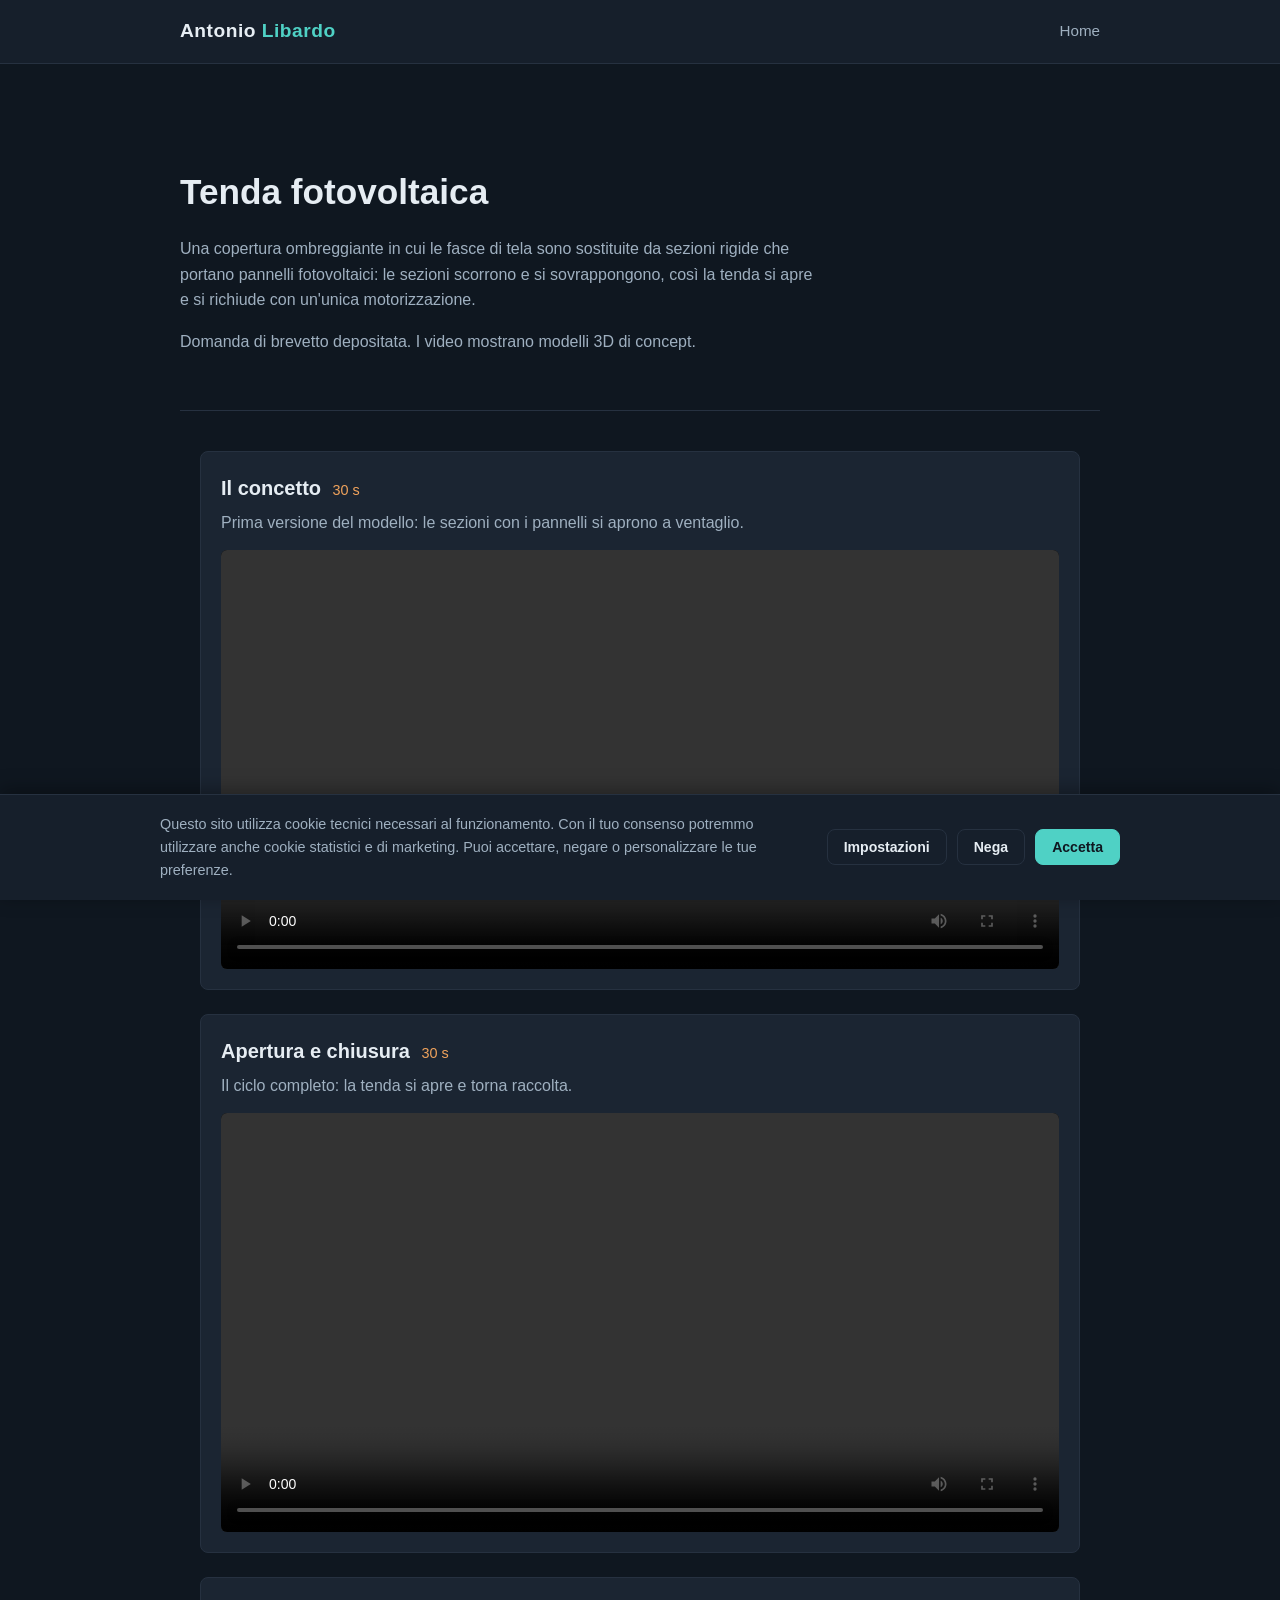
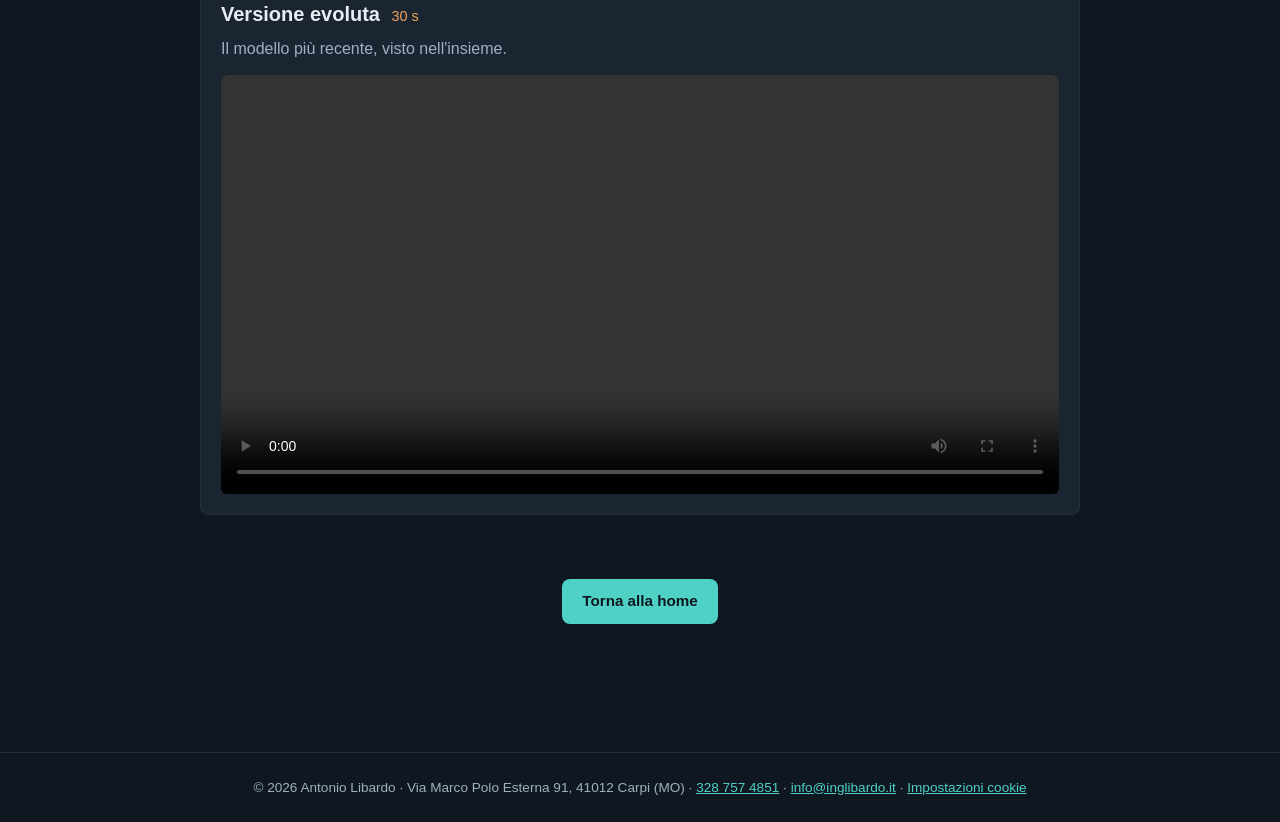
<file: tenda-fotovoltaica.html>
<!DOCTYPE html>
<html lang="it">
<head>
<meta charset="UTF-8">
<meta name="viewport" content="width=device-width, initial-scale=1.0">
<!-- Pagina NASCOSTA: raggiungibile solo dal link diretto.
     Non è collegata dal menu né dalle altre pagine, non è nella sitemap
     e chiede ai motori di ricerca di non indicizzarla (noindex).
     NON aggiungerla a robots.txt: è un file pubblico e ne rivelerebbe l'indirizzo. -->
<meta name="robots" content="noindex, nofollow">
<title>Tenda fotovoltaica – video di presentazione | Antonio Libardo</title>
<meta name="description" content="Video di presentazione della tenda con sezioni fotovoltaiche motorizzate.">
<meta name="theme-color" content="#0f1720">
<link rel="icon" href="favicon.ico" sizes="any">
<link rel="icon" href="favicon.svg" type="image/svg+xml">
<link rel="apple-touch-icon" href="apple-touch-icon.png">
<link rel="stylesheet" href="style.css?v=20261002">
<style>
  /* Stili solo di questa pagina (il resto viene da style.css) — uguali a scenario-luci.html */
  .video-list { max-width: var(--maxw); margin: 0 auto; padding: 0 20px 40px; }
  .video-card {
    background: var(--card);
    border: 1px solid var(--border);
    border-radius: var(--radius);
    padding: 20px;
    margin-bottom: 24px;
  }
  .video-card h2 { margin: 0 0 6px; font-size: 1.25rem; }
  .video-card .durata { color: var(--accent-2); font-size: 0.9rem; margin-left: 6px; font-weight: normal; }
  .video-card p { margin: 0 0 14px; color: var(--text-dim); }
  .video-card video {
    display: block;
    width: 100%;
    height: auto;
    border-radius: 6px;
    background: #000;
  }
  .torna { text-align: center; padding: 0 20px 48px; }
</style>
</head>
<body>
<header>
  <nav class="nav">
    <div class="brand">Antonio <span>Libardo</span></div>
    <div class="nav-links">
      <a href="index.html">Home</a>
    </div>
  </nav>
</header>

<main>
  <section class="hero">
    <h1>Tenda fotovoltaica</h1>
    <p>Una copertura ombreggiante in cui le fasce di tela sono sostituite da sezioni rigide che portano pannelli fotovoltaici: le sezioni scorrono e si sovrappongono, così la tenda si apre e si richiude con un'unica motorizzazione.</p>
    <p>Domanda di brevetto depositata. I video mostrano modelli 3D di concept.</p>
  </section>

  <div class="video-list">

    <!-- preload="metadata": il video si scarica solo quando si preme play.
         "#t=..." nell'indirizzo sceglie il fotogramma mostrato come anteprima. -->

    <div class="video-card">
      <h2>Il concetto <span class="durata">30 s</span></h2>
      <p>Prima versione del modello: le sezioni con i pannelli si aprono a ventaglio.</p>
      <video controls preload="metadata" playsinline src="video/tenda/tenda_1_vista.mp4#t=15"></video>
    </div>

    <div class="video-card">
      <h2>Apertura e chiusura <span class="durata">30 s</span></h2>
      <p>Il ciclo completo: la tenda si apre e torna raccolta.</p>
      <video controls preload="metadata" playsinline src="video/tenda/tenda_2_apertura.mp4#t=15"></video>
    </div>

    <div class="video-card">
      <h2>Versione evoluta <span class="durata">30 s</span></h2>
      <p>Il modello più recente, visto nell'insieme.</p>
      <video controls preload="metadata" playsinline src="video/tenda/tenda_3_evoluta.mp4#t=15"></video>
    </div>

  </div>

  <div class="torna">
    <a href="index.html" class="btn btn-primary">Torna alla home</a>
  </div>
</main>

<footer>
  &copy; <span id="year"></span> Antonio Libardo
  · Via Marco Polo Esterna 91, 41012 Carpi (MO) · <a href="tel:+393287574851">328 757 4851</a>
  · <a href="mailto:info@inglibardo.it">info@inglibardo.it</a>
  · <a href="#" onclick="openCookieSettings(); return false;">Impostazioni cookie</a>
</footer>
<script>document.getElementById('year').textContent = new Date().getFullYear();</script>
<script>
// Contatore visite (sul Raspberry, via Tailscale Funnel): una richiesta invisibile per pagina vista, nessun cookie.
// Stesso codice delle altre pagine. Per non contare le proprie visite: https://inglibardo.it/?nc=d96b62b4d4
(function () {
  if (location.hostname !== "inglibardo.it") return;          // niente conteggio in anteprima locale
  var mia = 0;
  try {
    if (location.search.indexOf("nc=d96b62b4d4") >= 0) localStorage.setItem("nc", "1");
    mia = localStorage.getItem("nc") ? 1 : 0;
  } catch (e) {}
  new Image().src = "https://helmserver.tailaa0d34.ts.net/c.gif?p=" + encodeURIComponent(location.pathname) +
    "&r=" + encodeURIComponent(document.referrer) + "&m=" + mia;
})();
</script>
<script src="cookie-consent.js?v=20260930"></script>
</body>
</html>
</file>
<file: style.css>
:root {
  --bg: #0f1720;
  --bg-alt: #161f2b;
  --card: #1b2532;
  --text: #e6edf3;
  --text-dim: #9fb0c0;
  --accent: #4fd1c5;
  --accent-2: #f0a35c;
  --border: #263140;
  --radius: 8px;
  --maxw: 960px;
}

* { box-sizing: border-box; }

html, body {
  margin: 0;
  padding: 0;
  background: var(--bg);
  color: var(--text);
  font-family: "Segoe UI", Roboto, Helvetica, Arial, sans-serif;
  line-height: 1.6;
}

a { color: var(--accent); text-decoration: none; }
a:hover { text-decoration: underline; }

header {
  background: var(--bg-alt);
  border-bottom: 1px solid var(--border);
  position: sticky;
  top: 0;
  z-index: 10;
}

.nav {
  max-width: var(--maxw);
  margin: 0 auto;
  padding: 16px 20px;
  display: flex;
  align-items: center;
  justify-content: space-between;
  flex-wrap: wrap;
  gap: 12px;
}

.brand {
  font-size: 1.2rem;
  font-weight: 700;
  color: var(--text);
  letter-spacing: 0.5px;
}
.brand span { color: var(--accent); }

.nav-links {
  display: flex;
  gap: 22px;
  flex-wrap: wrap;
}

.nav-links a {
  color: var(--text-dim);
  font-weight: 500;
  font-size: 0.95rem;
}
.nav-links a:hover, .nav-links a.active {
  color: var(--accent);
  text-decoration: none;
}

main {
  max-width: var(--maxw);
  margin: 0 auto;
  padding: 40px 20px 80px;
}

.hero {
  padding: 60px 0 40px;
  border-bottom: 1px solid var(--border);
  margin-bottom: 40px;
}

.hero h1 {
  font-size: 2.2rem;
  margin: 0 0 14px;
}
.hero .tagline {
  color: var(--accent);
  font-family: "Consolas", "Courier New", monospace;
  font-size: 1rem;
  margin-bottom: 20px;
}
.hero p {
  color: var(--text-dim);
  max-width: 640px;
}

.cta-row {
  margin-top: 28px;
  display: flex;
  gap: 14px;
  flex-wrap: wrap;
}

.btn {
  display: inline-block;
  padding: 10px 20px;
  border-radius: var(--radius);
  font-weight: 600;
  font-size: 0.95rem;
}
.btn-primary {
  background: var(--accent);
  color: #0f1720;
}
.btn-primary:hover { text-decoration: none; opacity: 0.9; }
.btn-outline {
  border: 1px solid var(--border);
  color: var(--text);
}
.btn-outline:hover { text-decoration: none; border-color: var(--accent); color: var(--accent); }

h2.section-title {
  font-size: 1.5rem;
  margin-bottom: 24px;
  border-left: 3px solid var(--accent);
  padding-left: 12px;
}

.grid {
  display: grid;
  grid-template-columns: repeat(auto-fit, minmax(260px, 1fr));
  gap: 20px;
  margin-bottom: 40px;
}

.card {
  background: var(--card);
  border: 1px solid var(--border);
  border-radius: var(--radius);
  padding: 22px;
}
.card .icon, .step .icon {
  width: 30px;
  height: 30px;
  color: var(--accent);
  margin-bottom: 12px;
  display: block;
}

.card h3 {
  margin: 0 0 10px;
  font-size: 1.1rem;
  color: var(--text);
}
.card p {
  color: var(--text-dim);
  font-size: 0.95rem;
  margin: 0;
}

.tech-tags {
  display: flex;
  flex-wrap: wrap;
  gap: 8px;
  margin-top: 14px;
}
.tag {
  font-family: "Consolas", "Courier New", monospace;
  font-size: 0.78rem;
  background: var(--bg-alt);
  border: 1px solid var(--border);
  color: var(--accent-2);
  padding: 3px 9px;
  border-radius: 4px;
}

.contact-box {
  background: var(--card);
  border: 1px solid var(--border);
  border-radius: var(--radius);
  padding: 28px;
  max-width: 480px;
}
.contact-box .field {
  margin-bottom: 16px;
}
.contact-box .label {
  color: var(--text-dim);
  font-size: 0.82rem;
  text-transform: uppercase;
  letter-spacing: 0.5px;
  margin-bottom: 4px;
}
.contact-box .value {
  font-size: 1.05rem;
}

.links-list {
  display: flex;
  flex-direction: column;
  gap: 14px;
}
.link-item {
  background: var(--card);
  border: 1px solid var(--border);
  border-radius: var(--radius);
  padding: 16px 20px;
}
.link-item .meta {
  display: flex;
  gap: 10px;
  align-items: center;
  color: var(--text-dim);
  font-size: 0.8rem;
  margin-bottom: 6px;
  font-family: "Consolas", "Courier New", monospace;
}
.link-item .meta .source {
  color: var(--accent-2);
}
.link-item a.title {
  font-size: 1.05rem;
  font-weight: 600;
}
.link-item p {
  color: var(--text-dim);
  margin: 6px 0 0;
  font-size: 0.92rem;
}

footer {
  border-top: 1px solid var(--border);
  padding: 24px 20px;
  text-align: center;
  color: var(--text-dim);
  font-size: 0.85rem;
}

.empty-state {
  color: var(--text-dim);
  font-style: italic;
}

.intro-block {
  max-width: 720px;
  color: var(--text-dim);
  margin-bottom: 40px;
}
.intro-block p { margin: 0 0 14px; }

.steps {
  display: grid;
  grid-template-columns: repeat(auto-fit, minmax(220px, 1fr));
  gap: 20px;
  margin-bottom: 40px;
  counter-reset: step;
}
.step {
  background: var(--card);
  border: 1px solid var(--border);
  border-radius: var(--radius);
  padding: 22px;
  position: relative;
}
.step::before {
  counter-increment: step;
  content: counter(step);
  display: inline-flex;
  align-items: center;
  justify-content: center;
  width: 30px;
  height: 30px;
  border-radius: 50%;
  background: var(--accent);
  color: #0f1720;
  font-weight: 700;
  font-size: 0.9rem;
  margin-bottom: 12px;
}
.step h3 { margin: 0 0 8px; font-size: 1.05rem; }
.step p { margin: 0; color: var(--text-dim); font-size: 0.92rem; }

.faq {
  margin-bottom: 40px;
}
.faq details {
  background: var(--card);
  border: 1px solid var(--border);
  border-radius: var(--radius);
  padding: 16px 20px;
  margin-bottom: 12px;
}
.faq summary {
  cursor: pointer;
  font-weight: 600;
  list-style: none;
}
.faq summary::-webkit-details-marker { display: none; }
.faq summary::before {
  content: "+";
  color: var(--accent);
  font-weight: 700;
  margin-right: 10px;
  display: inline-block;
  width: 14px;
}
.faq details[open] summary::before { content: "–"; }
.faq p {
  color: var(--text-dim);
  margin: 12px 0 0;
  font-size: 0.94rem;
}

.contact-grid {
  display: grid;
  grid-template-columns: minmax(280px, 380px) 1fr;
  gap: 28px;
  align-items: start;
}
@media (max-width: 700px) {
  .contact-grid { grid-template-columns: 1fr; }
}
.map-frame {
  border: 1px solid var(--border);
  border-radius: var(--radius);
  overflow: hidden;
  min-height: 280px;
}
.map-frame iframe {
  width: 100%;
  height: 100%;
  min-height: 280px;
  border: 0;
  display: block;
}

/* Cookie consent */
#cookie-banner {
  position: fixed;
  left: 0;
  right: 0;
  bottom: 0;
  z-index: 1000;
  background: var(--bg-alt);
  border-top: 1px solid var(--border);
  padding: 18px 20px;
  box-shadow: 0 -4px 18px rgba(0,0,0,0.35);
}
#cookie-banner .cookie-inner {
  max-width: var(--maxw);
  margin: 0 auto;
  display: flex;
  align-items: center;
  justify-content: space-between;
  gap: 20px;
  flex-wrap: wrap;
}
#cookie-banner p {
  margin: 0;
  color: var(--text-dim);
  font-size: 0.9rem;
  flex: 1 1 320px;
}
#cookie-banner .cookie-actions {
  display: flex;
  gap: 10px;
  flex-wrap: wrap;
}
#cookie-banner button, #cookie-modal button {
  border-radius: var(--radius);
  padding: 9px 16px;
  font-size: 0.88rem;
  font-weight: 600;
  cursor: pointer;
  border: 1px solid var(--border);
  background: transparent;
  color: var(--text);
  font-family: inherit;
}
#cookie-banner button:hover, #cookie-modal button:hover { border-color: var(--accent); }
#cookie-banner .cookie-accept, #cookie-modal .cookie-accept {
  background: var(--accent);
  color: #0f1720;
  border-color: var(--accent);
}

#cookie-modal-overlay {
  position: fixed;
  inset: 0;
  background: rgba(0,0,0,0.55);
  z-index: 1001;
  display: flex;
  align-items: center;
  justify-content: center;
  padding: 20px;
}
#cookie-modal {
  background: var(--bg-alt);
  border: 1px solid var(--border);
  border-radius: var(--radius);
  max-width: 480px;
  width: 100%;
  padding: 26px;
}
#cookie-modal h2 {
  margin: 0 0 6px;
  font-size: 1.2rem;
}
#cookie-modal p.desc {
  color: var(--text-dim);
  font-size: 0.9rem;
  margin: 0 0 20px;
}
.cookie-cat {
  display: flex;
  align-items: flex-start;
  justify-content: space-between;
  gap: 14px;
  padding: 12px 0;
  border-top: 1px solid var(--border);
}
.cookie-cat:first-of-type { border-top: none; }
.cookie-cat .cat-info strong { display: block; font-size: 0.95rem; }
.cookie-cat .cat-info span { color: var(--text-dim); font-size: 0.85rem; }
.cookie-cat input[type="checkbox"] {
  width: 20px;
  height: 20px;
  accent-color: var(--accent);
  margin-top: 3px;
  flex-shrink: 0;
}
#cookie-modal .cookie-actions {
  display: flex;
  justify-content: flex-end;
  gap: 10px;
  margin-top: 22px;
}

@media (max-width: 600px) {
  .hero h1 { font-size: 1.7rem; }
  .nav { flex-direction: column; align-items: flex-start; }
}

/* Fascia con immagine nella Home. L'immagine (830x207, formato 4:1) è mostrata intera
   in larghezza, senza ritagli né forti ingrandimenti: sta in alto e sfuma verso il basso
   nel colore di fondo; a sinistra una velatura rende leggibile il testo */
.hero-banner {
  position: relative;
  border-radius: var(--radius);
  border: 1px solid var(--border);
  padding: 56px 36px 44px;
  margin-top: 20px;
  background-color: var(--bg);
  background-image:
    linear-gradient(90deg, rgba(15,23,32,0.88) 0%, rgba(15,23,32,0.6) 45%, rgba(15,23,32,0.1) 100%),
    linear-gradient(180deg, rgba(15,23,32,0) 0%, rgba(15,23,32,0) 45%, var(--bg) 70%),
    url("immagini/banner-chip.jpg");
  background-repeat: no-repeat;
  background-position: center, center, top center;
  background-size: 100% 100%, 100% 100%, 100% auto;
  overflow: hidden;
}
.hero-banner p { color: #c3d0dc; }
@media (max-width: 600px) {
  .hero-banner { padding: 36px 20px 30px; }
}

/* Griglia a 4 colonne per i punti di forza (si riduce da sola su schermi stretti) */
.grid-4 { grid-template-columns: repeat(auto-fit, minmax(210px, 1fr)); }

/* Loghi dei produttori: riquadri chiari uniformi, così loghi a colori e monocromatici
   convivono sullo sfondo scuro del sito */
.brands {
  display: grid;
  grid-template-columns: repeat(auto-fit, minmax(130px, 1fr));
  gap: 16px;
  margin-bottom: 44px;
}
.brand-tile {
  background: #f4f6f8;
  border-radius: var(--radius);
  height: 96px;
  display: flex;
  flex-direction: column;
  align-items: center;
  justify-content: center;
  gap: 8px;
  padding: 12px;
}
.brand-tile img { max-height: 40px; max-width: 100%; }
.brand-tile span { color: #3a4654; font-size: 0.78rem; font-weight: 600; }
.brands-note { color: var(--text-dim); margin: -8px 0 20px; }

/* Fascia finale di invito al contatto */
.cta-band {
  background: var(--bg-alt);
  border: 1px solid var(--border);
  border-left: 3px solid var(--accent);
  border-radius: var(--radius);
  padding: 28px 30px;
  margin-top: 10px;
}
.cta-band h2 { margin: 0 0 8px; font-size: 1.4rem; }
.cta-band p { color: var(--text-dim); margin: 0 0 18px; }

/* Finestre di codice "illustrative" (HTML, non immagini): barra con i tre pallini
   e codice colorato a mano con span: .k parola chiave, .t tipo, .f funzione,
   .n numero, .s stringa, .c commento, .p prompt del terminale */
.code-window {
  background: #0b1118;
  border: 1px solid var(--border);
  border-radius: var(--radius);
  overflow: hidden;
  box-shadow: 0 10px 30px rgba(0,0,0,0.35);
  min-width: 0;
}
.code-bar {
  display: flex;
  align-items: center;
  gap: 7px;
  padding: 10px 14px;
  background: #151e29;
  border-bottom: 1px solid var(--border);
}
.code-bar i { width: 11px; height: 11px; border-radius: 50%; display: inline-block; }
.code-bar i:nth-child(1) { background: #ff5f57; }
.code-bar i:nth-child(2) { background: #febc2e; }
.code-bar i:nth-child(3) { background: #28c840; }
.code-bar span { margin-left: 8px; color: var(--text-dim); font-size: 0.78rem; font-family: "Consolas", "Courier New", monospace; }
.code-window pre {
  margin: 0;
  padding: 16px 18px;
  overflow-x: auto;
  font-family: "Consolas", "Courier New", monospace;
  font-size: 0.8rem;
  line-height: 1.55;
  color: #d6deeb;
}
.code-window .k { color: #c792ea; }
.code-window .t { color: #82aaff; }
.code-window .f { color: #4fd1c5; }
.code-window .n { color: #f78c6c; }
.code-window .s { color: #c3e88d; }
.code-window .c { color: #7a8f8f; font-style: italic; }   /* 02/10/2026: era #637777, contrasto 4:1 → 5,6:1 */
.code-window .p { color: #4fd1c5; }
.code-window .ok { color: #28c840; }

/* Sezione testo + codice affiancati (in colonna su schermi stretti) */
.split {
  display: grid;
  grid-template-columns: 1fr 1.15fr;
  gap: 32px;
  align-items: center;
  margin-bottom: 44px;
}
.split .split-text p { color: var(--text-dim); }
.split .split-text ul { color: var(--text-dim); padding-left: 18px; margin: 0; }
.split .split-text li { margin-bottom: 6px; }
@media (max-width: 800px) {
  .split { grid-template-columns: 1fr; }
}
.code-pair {
  display: grid;
  grid-template-columns: repeat(auto-fit, minmax(300px, 1fr));
  gap: 20px;
  margin-bottom: 44px;
}

/* Banner e impostazioni cookie quando il sito è dentro un iframe (vedi cookie-consent.js):
   niente position:fixed, che su iPhone/Safari dentro un iframe non riceve i tocchi */
#cookie-banner.cookie-inframe {
  position: relative;
  box-shadow: none;
  border-top: none;
  border-bottom: 1px solid var(--border);
}
#cookie-modal-overlay.cookie-inframe {
  position: relative;
  inset: auto;
  background: transparent;
  padding: 20px;
}

/* 02/10/2026 accessibilità: link del piè di pagina distinguibili anche senza colore */
footer a { text-decoration: underline; }
</file>
